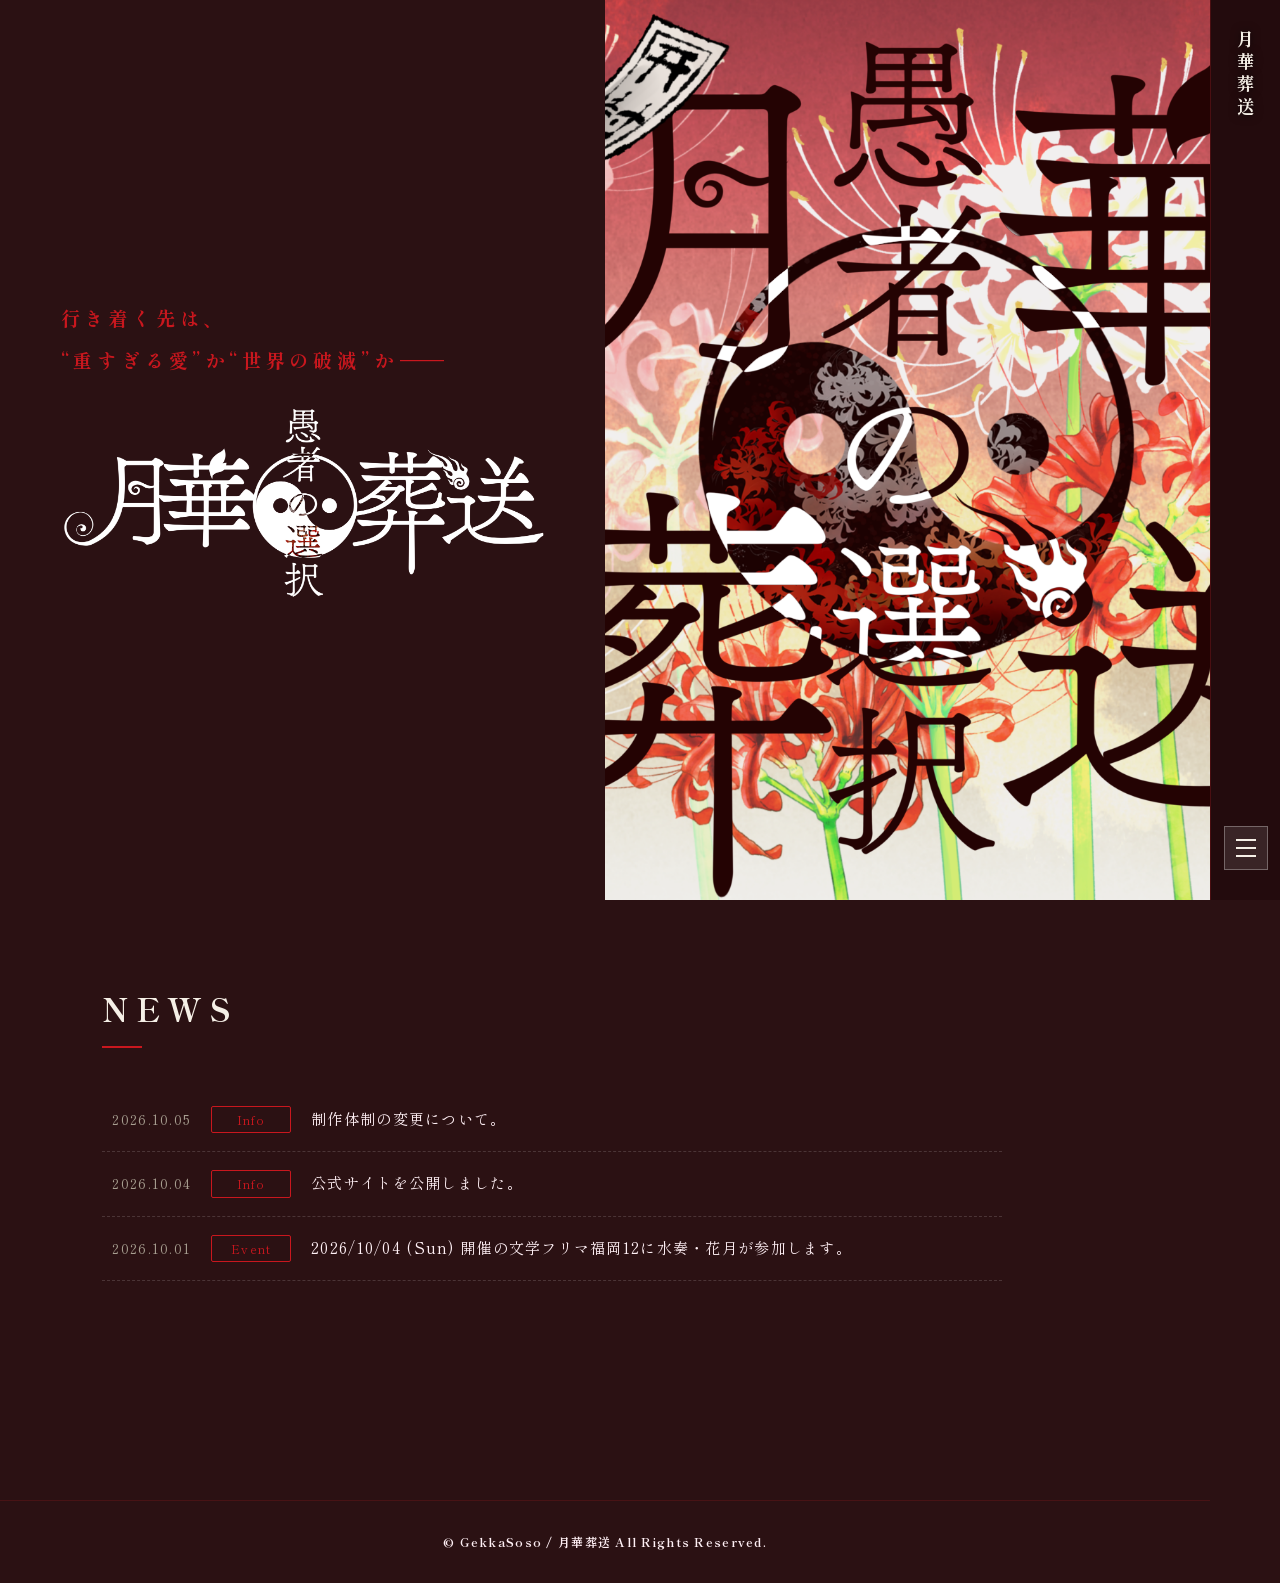
<file: index.html>
<!DOCTYPE html>
<html lang="ja">
<head>
    <meta charset="UTF-8">
    <meta name="viewport" content="width=device-width, initial-scale=1.0">
    <title>月華葬送</title>

    <!-- Google Fonts（和風明朝体） -->
    <link rel="preconnect" href="https://fonts.googleapis.com">
    <link rel="preconnect" href="https://fonts.gstatic.com" crossorigin>
    <link href="https://fonts.googleapis.com/css2?family=Shippori+Mincho:wght@400;600;800&display=swap" rel="stylesheet">

    <!-- CSSの読み込み -->
    <link rel="stylesheet" href="style.css">
    
    <!-- JavaScriptの読み込み -->
    <script src="main.js" defer></script>
</head>
<body class="top-page">

    <!-- ヘッダー（ロゴ ＆ 右上の三本線ボタン） -->
    <header class="site-header">
        <div class="header-inner">
            <div class="site-logo">
                <a href="index.html">月華葬送</a>
            </div>

            <!-- 右上の三本線ボタン -->
            <button class="menu-trigger" id="menuTrigger" aria-label="メニューを開く">
                <span></span>
                <span></span>
                <span></span>
            </button>
        </div>
    </header>

<!-- 全画面メインビジュアル -->
<main class="top-main-visual">
    <div class="shooting-stars" aria-hidden="true"></div>

    <!-- 左側半分：キャッチコピー ＆ ロゴ -->
    <div class="mv-catch">
        <p class="catch-lead">行き着く先は、</p>
        <p class="catch-lead">“重すぎる愛”か“世界の破滅”か<span class="dash">—</span></p>
        <h1 class="catch-title">
            <img src="title.png" alt="月華葬送" onerror="this.style.display='none'">
        </h1>
    </div>

    <!-- 右側半分：メインビジュアル画像 -->
    <div class="mv-image">
        <img src="top.png" alt="月華葬送 メインビジュアル">
    </div>
</main>

    <!-- ニュースセクション -->
    <section class="news-section" id="news">
        <h2 class="section-title">NEWS</h2>
        <ul class="news-list">
            <li class="news-item">
                <a href="20261005.html">
                    <span class="news-date">2026.10.05</span>
                    <span class="news-category">Info</span>
                    <span class="news-title-text">制作体制の変更について。</span>
                </a>
            </li>
            <li class="news-item">
                <a href="20261004.html">
                    <span class="news-date">2026.10.04</span>
                    <span class="news-category">Info</span>
                    <span class="news-title-text">公式サイトを公開しました。</span>
                </a>
            </li>
            <li class="news-item">
                <a href="20261001.html">
                    <span class="news-date">2026.10.01</span>
                    <span class="news-category">Event</span>
                    <span class="news-title-text">2026/10/04 (Sun) 開催の文学フリマ福岡12に水奏・花月が参加します。</span>
                </a>
            </li>
        </ul>
    </section>

    <!-- メニュー・オーバーレイ -->
    <div class="menu-overlay" id="menuOverlay">
        <!-- 右上の閉じる(✕)ボタン -->
        <button class="menu-close-btn" id="menuCloseBtn" aria-label="閉じる"></button>

        <div class="menu-container">
            <div class="menu-columns">
                
                <!-- 左カラム -->
                <div class="menu-col">
                    <ul class="nav-list">
                        <li>
                            <a href="index.html" class="nav-main-title">Top</a>
                        </li>
                        <li>
                            <a href="news.html" class="nav-main-title">News</a>
                        </li>
                        <li>
                            <a href="story.html" class="nav-main-title">Story</a>
                        </li>
                        <li>
                            <a href="character.html" class="nav-main-title">Character</a>
                        </li>
                    </ul>
                </div>

                <!-- 右カラム -->
                <div class="menu-col">
                    <ul class="nav-list">
                        <li>
                            <a href="cast-staff.html" class="nav-main-title">Cast & Staff</a>
                        </li>
                        <li>
                            <a href="music-movie.html" class="nav-main-title">Music & Movie</a>
                        </li>
                        <li>
                            <a href="product.html" class="nav-main-title">Product</a>
                        </li>
                    </ul>

                    <!-- 公式SNS / リンクエリア -->
                    <div class="official-links">
                        <p class="links-title">Official Account</p>
                        <div class="sns-icons">
                            <a href="https://x.com/Gekka_info" target="_blank" rel="noopener">X (Twitter)</a>
                            <a href="https://www.youtube.com/@Gekka_info" target="_blank" rel="noopener">YouTube</a>
                        </div>
                    </div>
                </div>

            </div>
        </div>
    </div>

    <!-- フッター -->
    <footer class="site-footer">
        <p class="copyright">&copy; GekkaSoso / 月華葬送 All Rights Reserved.</p>
    </footer>

</body>
</html>
</file>
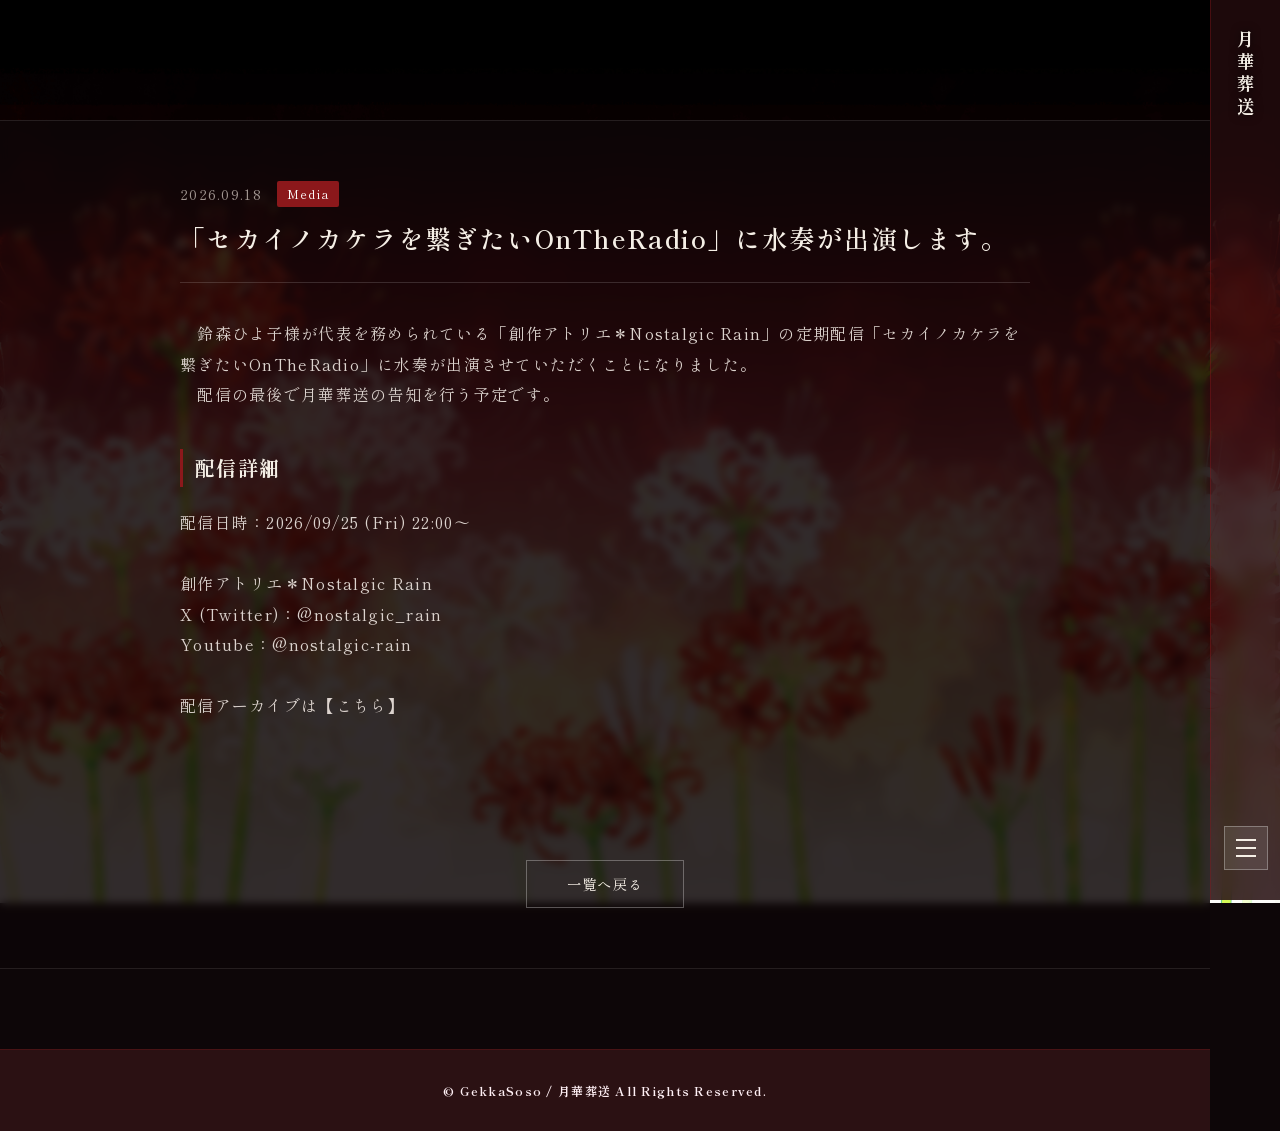
<file: 20260918.html>
<!DOCTYPE html>
<html lang="ja">
<head>
    <meta charset="UTF-8">
    <meta name="viewport" content="width=device-width, initial-scale=1.0">
    <title>「セカイノカケラを繋ぎたいOnTheRadio」に水奏が出演します。｜月華葬送</title>

    <!-- Google Fonts（和風明朝体） -->
    <link rel="preconnect" href="https://fonts.googleapis.com">
    <link rel="preconnect" href="https://fonts.gstatic.com" crossorigin>
    <link href="https://fonts.googleapis.com/css2?family=Shippori+Mincho:wght@400;600;800&display=swap" rel="stylesheet">

    <!-- CSSの読み込み -->
    <link rel="stylesheet" href="style.css">

    <!-- JavaScriptの読み込み -->
    <script src="main.js" defer></script>
</head>
<body class="news-detail-page">

    <!-- ヘッダー（共通） -->
    <header class="site-header">
        <div class="header-inner">
            <div class="site-logo">
                <a href="index.html">月華葬送</a>
            </div>
            <button class="menu-trigger" id="menuTrigger" aria-label="メニューを開く">
                <span></span>
                <span></span>
                <span></span>
            </button>
        </div>
    </header>

    <!-- 下層ページコンテンツ -->
    <main class="sub-container">
        <!-- 花びら舞い落ちエリア -->
        <div class="shooting-stars" aria-hidden="true"></div>

        <h1 class="page-title"></h1>

        <!-- 画面左右いっぱいに広がる黒帯エリア（Story同等） -->
        <div class="article-band">
            <article class="article-container">
                
                <!-- 記事ヘッダー（日付・カテゴリー・タイトル） -->
                <header class="article-header">
                    <div class="article-meta">
                        <time class="article-date">2026.09.18</time>
                        <span class="article-category">Media</span>
                    </div>
                    <h2 class="article-title">「セカイノカケラを繋ぎたいOnTheRadio」に水奏が出演します。</h2>
                </header>

                <!-- 記事本文 -->
                <div class="article-body">
                    <p>
                        　鈴森ひよ子様が代表を務められている「創作アトリエ＊Nostalgic Rain」の定期配信「セカイノカケラを繋ぎたいOnTheRadio」に水奏が出演させていただくことになりました。<br>
                        　配信の最後で月華葬送の告知を行う予定です。
                    </p>
                    
                    <h3>配信詳細</h3>
                    <p>
                        配信日時：2026/09/25 (Fri) 22:00～<br>
                        <br>
                        創作アトリエ＊Nostalgic Rain<br>
                        X (Twitter)：<a href="https://x.com/nostalgic_rain">@nostalgic_rain</a><br>
                        Youtube：<a href="https://www.youtube.com/@nostalgic-rain">@nostalgic-rain</a><br>
<br>
                        配信アーカイブは<a href="https://www.youtube.com/live/OgNZ9fws6SU?si=cx_tuN-FFZExf7b_">【こちら】</a>
                    </p>
                <br>
                <br>
                </div>

                <!-- 記事フッター（一覧へ戻るボタン） -->
                <footer class="article-footer">
                    <a href="news.html" class="back-btn">一覧へ戻る</a>
                </footer>

            </article>
        </div>
    </main>

    <!-- メニュー・オーバーレイ -->
    <div class="menu-overlay" id="menuOverlay">
        <button class="menu-close-btn" id="menuCloseBtn" aria-label="閉じる"></button>

        <div class="menu-container">
            <div class="menu-columns">
                
                <!-- 左カラム -->
                <div class="menu-col">
                    <ul class="nav-list">
                        <li>
                            <a href="index.html" class="nav-main-title">Top</a>
                        </li>
                        <li>
                            <a href="news.html" class="nav-main-title">News</a>
                        </li>
                        <li>
                            <a href="story.html" class="nav-main-title">Story</a>
                        </li>
                        <li>
                            <a href="character.html" class="nav-main-title">Character</a>
                        </li>
                    </ul>
                </div>

                <!-- 右カラム -->
                <div class="menu-col">
                    <ul class="nav-list">
                        <li>
                            <a href="cast-staff.html" class="nav-main-title">Cast & Staff</a>
                        </li>
                        <li>
                            <a href="music-movie.html" class="nav-main-title">Music & Movie</a>
                        </li>
                        <li>
                            <a href="product.html" class="nav-main-title">Product</a>
                        </li>
                    </ul>

                    <!-- 公式SNS / リンクエリア -->
                    <div class="official-links">
                        <p class="links-title">Official Account</p>
                        <div class="sns-icons">
                            <a href="https://x.com/Gekka_info" target="_blank" rel="noopener">X (Twitter)</a>
                            <a href="https://www.youtube.com/@Gekka_info" target="_blank" rel="noopener">YouTube</a>
                        </div>
                    </div>
                </div>

            </div>
        </div>
    </div>

    <!-- フッター -->
    <footer class="site-footer">
        <p class="copyright">&copy; GekkaSoso / 月華葬送 All Rights Reserved.</p>
    </footer>

</body>
</html>
</file>
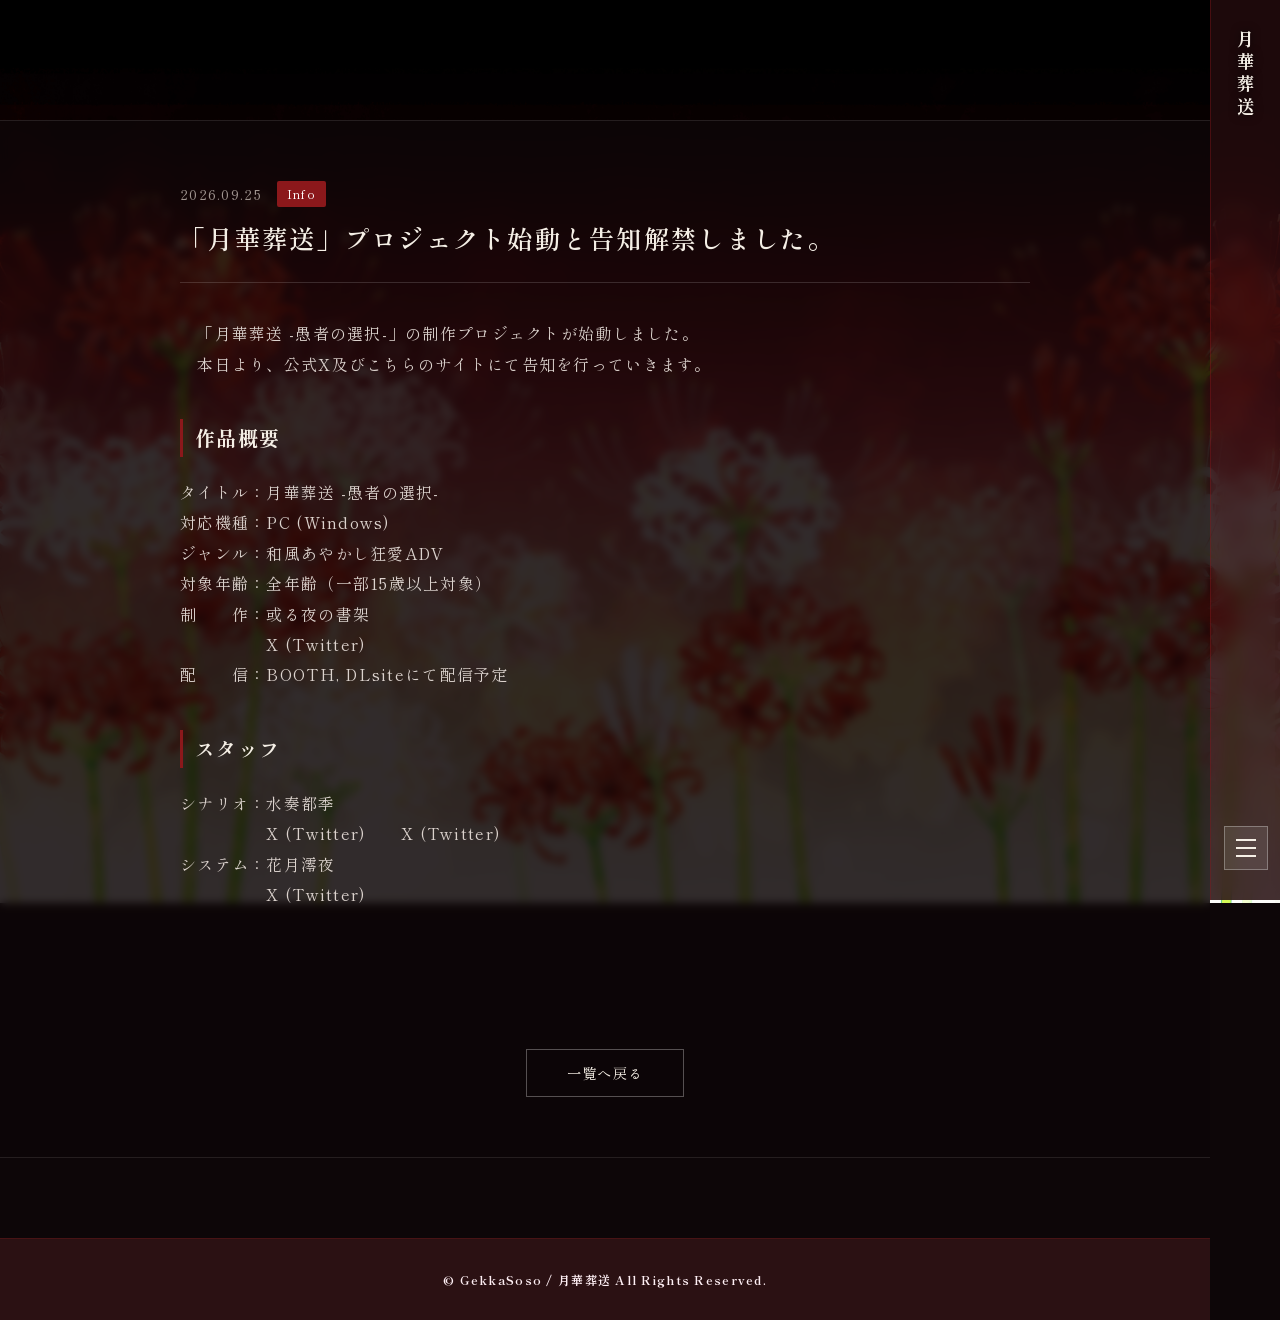
<file: 20260925.html>
<!DOCTYPE html>
<html lang="ja">
<head>
    <meta charset="UTF-8">
    <meta name="viewport" content="width=device-width, initial-scale=1.0">
    <title>「月華葬送」プロジェクト始動と告知解禁しました。｜月華葬送</title>

    <!-- Google Fonts（和風明朝体） -->
    <link rel="preconnect" href="https://fonts.googleapis.com">
    <link rel="preconnect" href="https://fonts.gstatic.com" crossorigin>
    <link href="https://fonts.googleapis.com/css2?family=Shippori+Mincho:wght@400;600;800&display=swap" rel="stylesheet">

    <!-- CSSの読み込み -->
    <link rel="stylesheet" href="style.css">

    <!-- JavaScriptの読み込み -->
    <script src="main.js" defer></script>
</head>
<body class="news-detail-page">

    <!-- ヘッダー（共通） -->
    <header class="site-header">
        <div class="header-inner">
            <div class="site-logo">
                <a href="index.html">月華葬送</a>
            </div>
            <button class="menu-trigger" id="menuTrigger" aria-label="メニューを開く">
                <span></span>
                <span></span>
                <span></span>
            </button>
        </div>
    </header>

    <!-- 下層ページコンテンツ -->
    <main class="sub-container">
        <!-- 花びら舞い落ちエリア -->
        <div class="shooting-stars" aria-hidden="true"></div>

        <h1 class="page-title"></h1>

        <!-- 画面左右いっぱいに広がる黒帯エリア（Story同等） -->
        <div class="article-band">
            <article class="article-container">
                
                <!-- 記事ヘッダー（日付・カテゴリー・タイトル） -->
                <header class="article-header">
                    <div class="article-meta">
                        <time class="article-date">2026.09.25</time>
                        <span class="article-category">Info</span>
                    </div>
                    <h2 class="article-title">「月華葬送」プロジェクト始動と告知解禁しました。</h2>
                </header>

                <!-- 記事本文 -->
                <div class="article-body">
                    <p>
                        　「月華葬送 -愚者の選択-」の制作プロジェクトが始動しました。<br>
                        　本日より、公式X及びこちらのサイトにて告知を行っていきます。
                    </p>
                    
                    <h3>作品概要</h3>
                    <p>
                        タイトル：月華葬送 -愚者の選択-<br>
                        対応機種：PC (Windows)<br>
                        ジャンル：和風あやかし狂愛ADV<br>
                        対象年齢：全年齢（一部15歳以上対象）<br>
                        制　　作：或る夜の書架<br>
                        　　　　　<a href="https://x.com/Gekka_info">X (Twitter)</a><br>
                        配　　信：BOOTH, DLsiteにて配信予定<br>
                    </p>

                    <h3>スタッフ</h3>
                    <p>
                        シナリオ：水奏都季<br>
                        　　　　　<a href="https://x.com/tsuki0605_game">X (Twitter)</a>　　<a href="https://www.youtube.com/tsuki0605_h2moon">X (Twitter)</a><br>

                        システム：花月澪夜<br>
                        　　　　　<a href="https://x.com/hanatsuki_miyo">X (Twitter)</a><br>
                    </p>

                <br>
                <br>
                </div>

                <!-- 記事フッター（一覧へ戻るボタン） -->
                <footer class="article-footer">
                    <a href="news.html" class="back-btn">一覧へ戻る</a>
                </footer>

            </article>
        </div>
    </main>

    <!-- メニュー・オーバーレイ -->
    <div class="menu-overlay" id="menuOverlay">
        <button class="menu-close-btn" id="menuCloseBtn" aria-label="閉じる"></button>

        <div class="menu-container">
            <div class="menu-columns">
                
                <!-- 左カラム -->
                <div class="menu-col">
                    <ul class="nav-list">
                        <li>
                            <a href="index.html" class="nav-main-title">Top</a>
                        </li>
                        <li>
                            <a href="news.html" class="nav-main-title">News</a>
                        </li>
                        <li>
                            <a href="story.html" class="nav-main-title">Story</a>
                        </li>
                        <li>
                            <a href="character.html" class="nav-main-title">Character</a>
                        </li>
                    </ul>
                </div>

                <!-- 右カラム -->
                <div class="menu-col">
                    <ul class="nav-list">
                        <li>
                            <a href="cast-staff.html" class="nav-main-title">Cast & Staff</a>
                        </li>
                        <li>
                            <a href="music-movie.html" class="nav-main-title">Music & Movie</a>
                        </li>
                        <li>
                            <a href="product.html" class="nav-main-title">Product</a>
                        </li>
                    </ul>

                    <!-- 公式SNS / リンクエリア -->
                    <div class="official-links">
                        <p class="links-title">Official Account</p>
                        <div class="sns-icons">
                            <a href="https://x.com/Gekka_info" target="_blank" rel="noopener">X (Twitter)</a>
                            <a href="https://www.youtube.com/@Gekka_info" target="_blank" rel="noopener">YouTube</a>
                        </div>
                    </div>
                </div>

            </div>
        </div>
    </div>

    <!-- フッター -->
    <footer class="site-footer">
        <p class="copyright">&copy; GekkaSoso / 月華葬送 All Rights Reserved.</p>
    </footer>

</body>
</html>
</file>
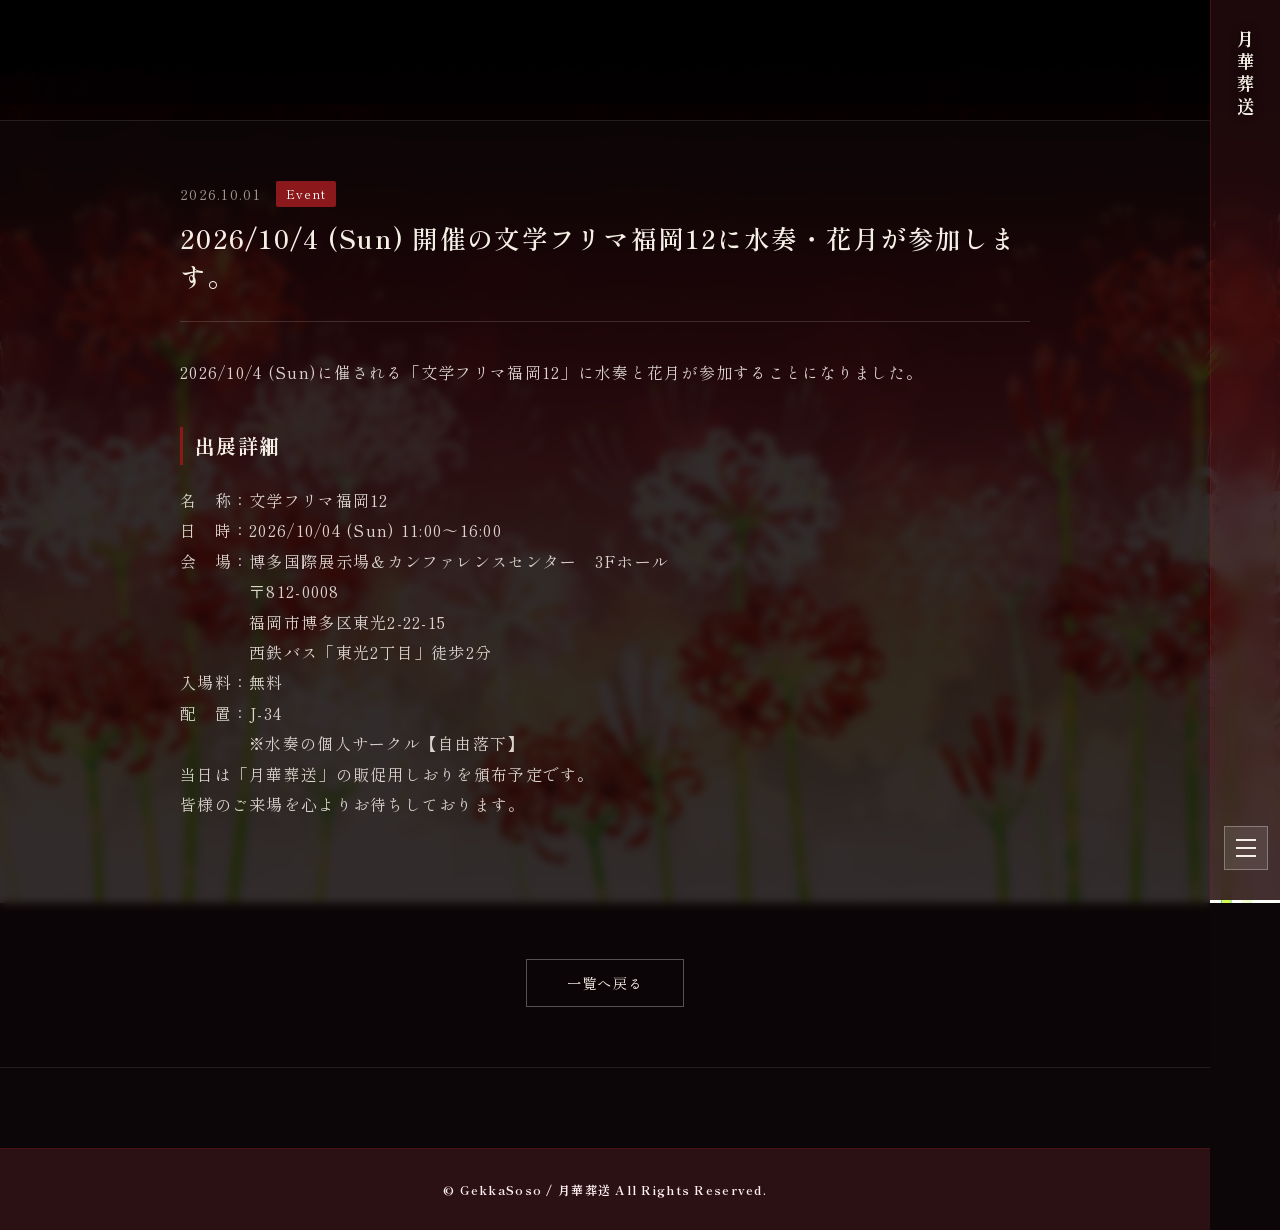
<file: 20261001.html>
<!DOCTYPE html>
<html lang="ja">
<head>
    <meta charset="UTF-8">
    <meta name="viewport" content="width=device-width, initial-scale=1.0">
    <title>2026/10/4 (Sun) 開催の文学フリマ福岡12に水奏・花月が参加します。｜月華葬送</title>

    <!-- Google Fonts（和風明朝体） -->
    <link rel="preconnect" href="https://fonts.googleapis.com">
    <link rel="preconnect" href="https://fonts.gstatic.com" crossorigin>
    <link href="https://fonts.googleapis.com/css2?family=Shippori+Mincho:wght@400;600;800&display=swap" rel="stylesheet">

    <!-- CSSの読み込み -->
    <link rel="stylesheet" href="style.css">

    <!-- JavaScriptの読み込み -->
    <script src="main.js" defer></script>
</head>
<body class="news-detail-page">

    <!-- ヘッダー（共通） -->
    <header class="site-header">
        <div class="header-inner">
            <div class="site-logo">
                <a href="index.html">月華葬送</a>
            </div>
            <button class="menu-trigger" id="menuTrigger" aria-label="メニューを開く">
                <span></span>
                <span></span>
                <span></span>
            </button>
        </div>
    </header>

    <!-- 下層ページコンテンツ -->
    <main class="sub-container">
        <!-- 花びら舞い落ちエリア -->
        <div class="shooting-stars" aria-hidden="true"></div>

        <h1 class="page-title"></h1>

        <!-- 画面左右いっぱいに広がる黒帯エリア（Story同等） -->
        <div class="article-band">
            <article class="article-container">
                
                <!-- 記事ヘッダー（日付・カテゴリー・タイトル） -->
                <header class="article-header">
                    <div class="article-meta">
                        <time class="article-date">2026.10.01</time>
                        <span class="article-category">Event</span>
                    </div>
                    <h2 class="article-title">2026/10/4 (Sun) 開催の文学フリマ福岡12に水奏・花月が参加します。</h2>
                </header>

                <!-- 記事本文 -->
                <div class="article-body">
                    <p>
                        2026/10/4 (Sun)に催される「文学フリマ福岡12」に水奏と花月が参加することになりました。
                    </p>
                    
                    <h3>出展詳細</h3>
                    <blockquote class="article-quote">
                        名　称：文学フリマ福岡12<br>
                        日　時：2026/10/04 (Sun) 11:00～16:00<br>
                        会　場：博多国際展示場＆カンファレンスセンター　3Fホール<br>
                        　　　　〒812-0008<br>
                        　　　　福岡市博多区東光2-22-15<br>
                        　　　　西鉄バス「東光2丁目」徒歩2分<br>
                        入場料：無料<br>
                        配　置：J-34<br>
                        　　　　※水奏の個人サークル【自由落下】<br>
                    </blockquote>

                    <p>
                        当日は「月華葬送」の販促用しおりを頒布予定です。<br>
                        皆様のご来場を心よりお待ちしております。
                    </p>

                <br>
                <br>
                </div>

                <!-- 記事フッター（一覧へ戻るボタン） -->
                <footer class="article-footer">
                    <a href="news.html" class="back-btn">一覧へ戻る</a>
                </footer>

            </article>
        </div>
    </main>

    <!-- メニュー・オーバーレイ -->
    <div class="menu-overlay" id="menuOverlay">
        <button class="menu-close-btn" id="menuCloseBtn" aria-label="閉じる"></button>

        <div class="menu-container">
            <div class="menu-columns">
                
                <!-- 左カラム -->
                <div class="menu-col">
                    <ul class="nav-list">
                        <li>
                            <a href="index.html" class="nav-main-title">Top</a>
                        </li>
                        <li>
                            <a href="news.html" class="nav-main-title">News</a>
                        </li>
                        <li>
                            <a href="story.html" class="nav-main-title">Story</a>
                        </li>
                        <li>
                            <a href="character.html" class="nav-main-title">Character</a>
                        </li>
                    </ul>
                </div>

                <!-- 右カラム -->
                <div class="menu-col">
                    <ul class="nav-list">
                        <li>
                            <a href="cast-staff.html" class="nav-main-title">Cast & Staff</a>
                        </li>
                        <li>
                            <a href="music-movie.html" class="nav-main-title">Music & Movie</a>
                        </li
>
                        <li>
                            <a href="product.html" class="nav-main-title">Product</a>
                        </li>
                    </ul>

                    <!-- 公式SNS / リンクエリア -->
                    <div class="official-links">
                        <p class="links-title">Official Account</p>
                        <div class="sns-icons">
                            <a href="https://x.com/Gekka_info" target="_blank" rel="noopener">X (Twitter)</a>
                            <a href="https://www.youtube.com/@Gekka_info" target="_blank" rel="noopener">YouTube</a>
                        </div>
                    </div>
                </div>

            </div>
        </div>
    </div>

    <!-- フッター -->
    <footer class="site-footer">
        <p class="copyright">&copy; GekkaSoso / 月華葬送 All Rights Reserved.</p>
    </footer>

</body>
</html>
</file>
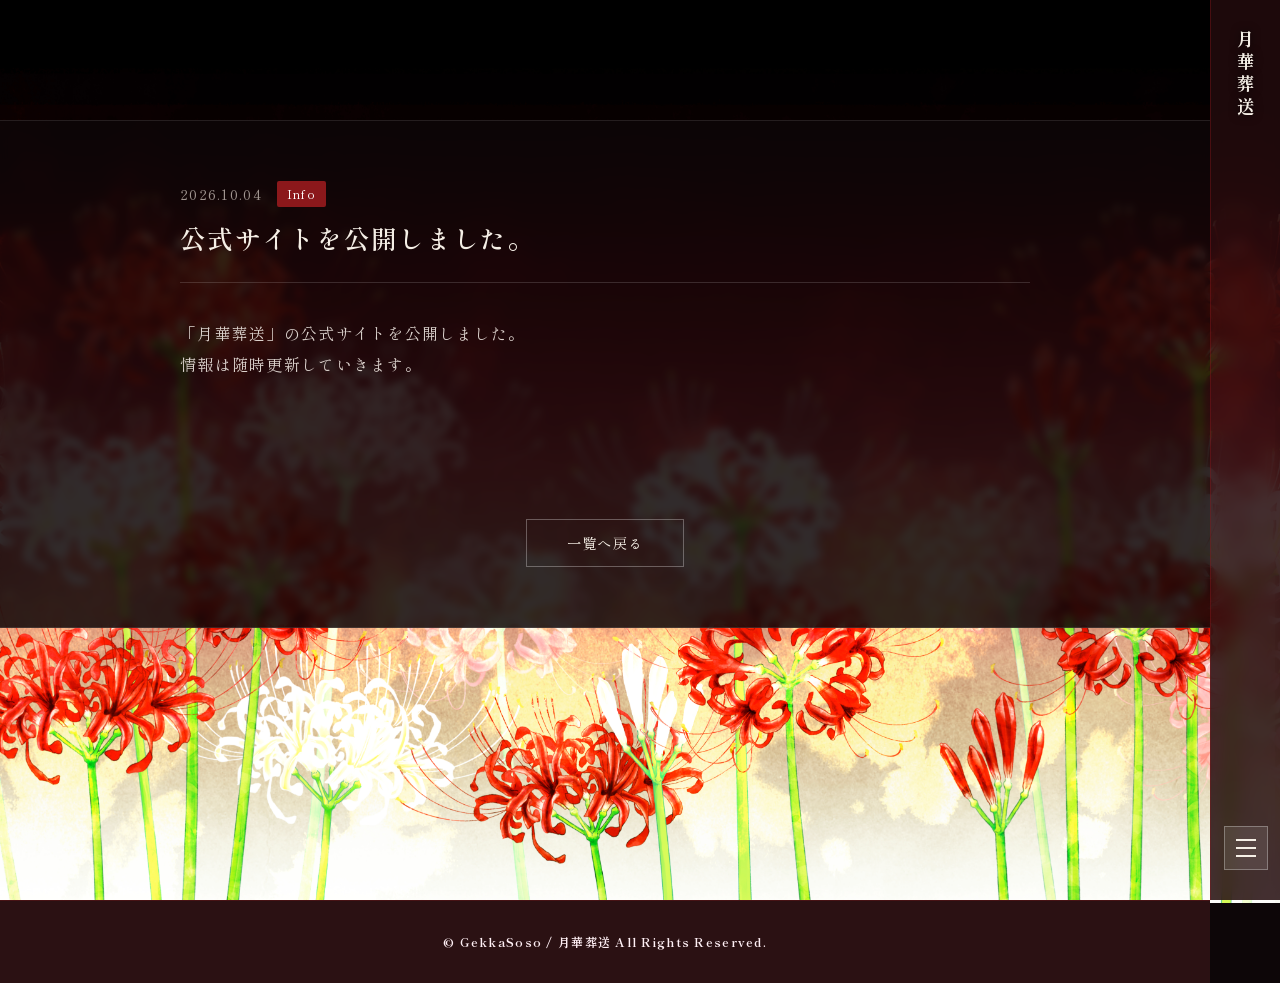
<file: 20261004.html>
<!DOCTYPE html>
<html lang="ja">
<head>
    <meta charset="UTF-8">
    <meta name="viewport" content="width=device-width, initial-scale=1.0">
    <title>公式サイトを公開しました。｜月華葬送</title>

    <!-- Google Fonts（和風明朝体） -->
    <link rel="preconnect" href="https://fonts.googleapis.com">
    <link rel="preconnect" href="https://fonts.gstatic.com" crossorigin>
    <link href="https://fonts.googleapis.com/css2?family=Shippori+Mincho:wght@400;600;800&display=swap" rel="stylesheet">

    <!-- CSSの読み込み -->
    <link rel="stylesheet" href="style.css">

    <!-- JavaScriptの読み込み -->
    <script src="main.js" defer></script>
</head>
<body class="news-detail-page">

    <!-- ヘッダー（共通） -->
    <header class="site-header">
        <div class="header-inner">
            <div class="site-logo">
                <a href="index.html">月華葬送</a>
            </div>
            <button class="menu-trigger" id="menuTrigger" aria-label="メニューを開く">
                <span></span>
                <span></span>
                <span></span>
            </button>
        </div>
    </header>

    <!-- 下層ページコンテンツ -->
    <main class="sub-container">
        <!-- 花びら舞い落ちエリア -->
        <div class="shooting-stars" aria-hidden="true"></div>

        <h1 class="page-title"></h1>

        <!-- 画面左右いっぱいに広がる黒帯エリア（Story同等） -->
        <div class="article-band">
            <article class="article-container">
                
                <!-- 記事ヘッダー（日付・カテゴリー・タイトル） -->
                <header class="article-header">
                    <div class="article-meta">
                        <time class="article-date">2026.10.04</time>
                        <span class="article-category">Info</span>
                    </div>
                    <h2 class="article-title">公式サイトを公開しました。</h2>
                </header>

                <!-- 記事本文 -->
                <div class="article-body">
                    <p>
                       「月華葬送」の公式サイトを公開しました。<br>
                       情報は随時更新していきます。
                    </p>

                <br>
                <br>
                </div>

                <!-- 記事フッター（一覧へ戻るボタン） -->
                <footer class="article-footer">
                    <a href="news.html" class="back-btn">一覧へ戻る</a>
                </footer>

            </article>
        </div>
    </main>

    <!-- メニュー・オーバーレイ -->
    <div class="menu-overlay" id="menuOverlay">
        <button class="menu-close-btn" id="menuCloseBtn" aria-label="閉じる"></button>

        <div class="menu-container">
            <div class="menu-columns">
                
                <!-- 左カラム -->
                <div class="menu-col">
                    <ul class="nav-list">
                        <li>
                            <a href="index.html" class="nav-main-title">Top</a>
                        </li>
                        <li>
                            <a href="news.html" class="nav-main-title">News</a>
                        </li>
                        <li>
                            <a href="story.html" class="nav-main-title">Story</a>
                        </li>
                        <li>
                            <a href="character.html" class="nav-main-title">Character</a>
                        </li>
                    </ul>
                </div>

                <!-- 右カラム -->
                <div class="menu-col">
                    <ul class="nav-list">
                        <li>
                            <a href="cast-staff.html" class="nav-main-title">Cast & Staff</a>
                        </li>
                        <li>
                            <a href="music-movie.html" class="nav-main-title">Music & Movie</a>
                        </li>
                        <li>
                            <a href="product.html" class="nav-main-title">Product</a>
                        </li>
                    </ul>

                    <!-- 公式SNS / リンクエリア -->
                    <div class="official-links">
                        <p class="links-title">Official Account</p>
                        <div class="sns-icons">
                            <a href="https://x.com/Gekka_info" target="_blank" rel="noopener">X (Twitter)</a>
                            <a href="https://www.youtube.com/@Gekka_info" target="_blank" rel="noopener">YouTube</a>
                        </div>
                    </div>
                </div>

            </div>
        </div>
    </div>

    <!-- フッター -->
    <footer class="site-footer">
        <p class="copyright">&copy; GekkaSoso / 月華葬送 All Rights Reserved.</p>
    </footer>

</body>
</html>
</file>
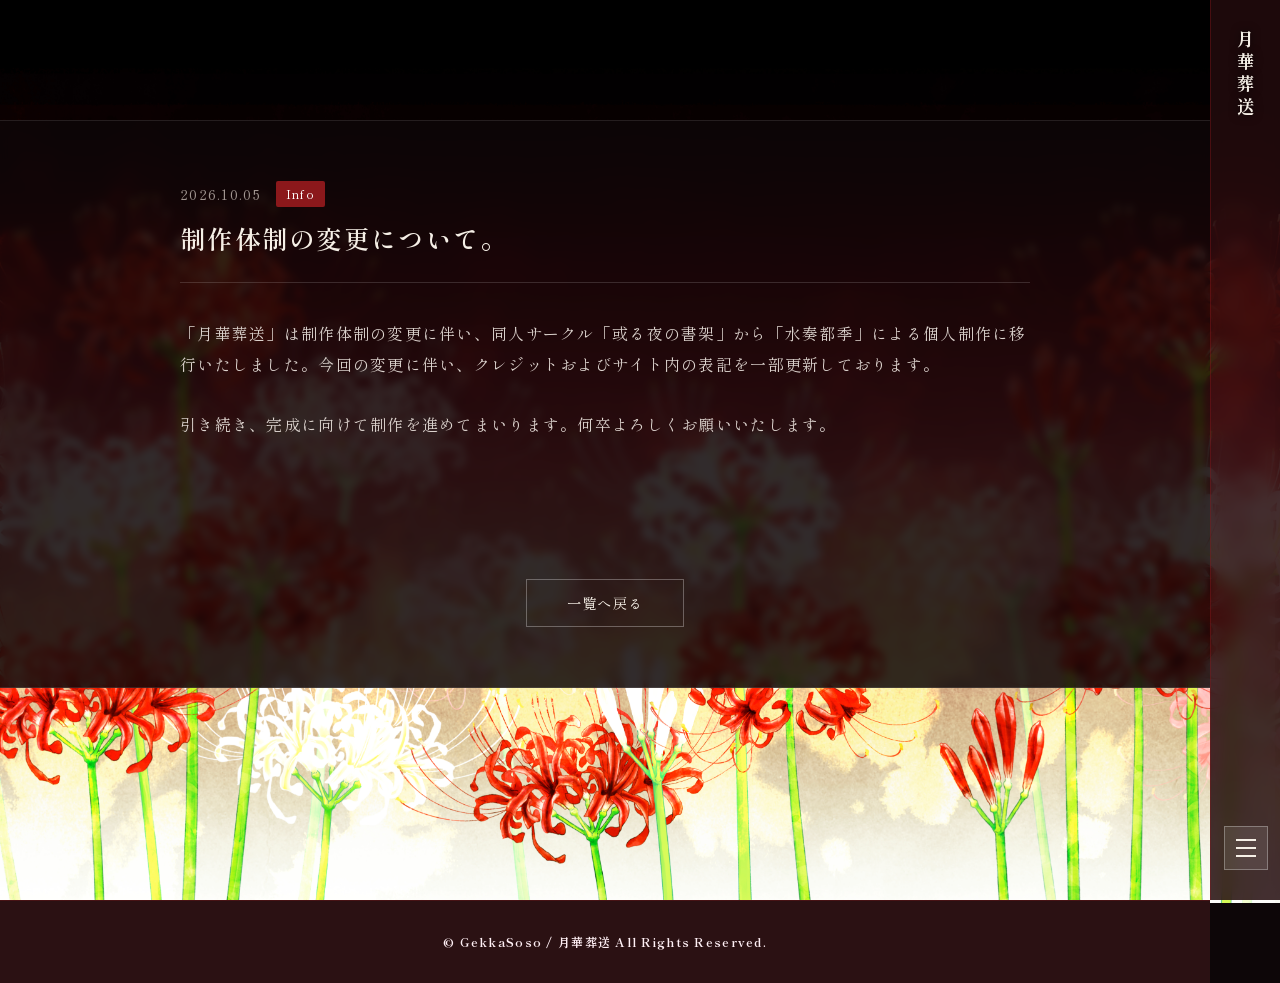
<file: 20261005.html>
<!DOCTYPE html>
<html lang="ja">
<head>
    <meta charset="UTF-8">
    <meta name="viewport" content="width=device-width, initial-scale=1.0">
    <title>制作体制の変更について。｜月華葬送</title>

    <!-- Google Fonts（和風明朝体） -->
    <link rel="preconnect" href="https://fonts.googleapis.com">
    <link rel="preconnect" href="https://fonts.gstatic.com" crossorigin>
    <link href="https://fonts.googleapis.com/css2?family=Shippori+Mincho:wght@400;600;800&display=swap" rel="stylesheet">

    <!-- CSSの読み込み -->
    <link rel="stylesheet" href="style.css">

    <!-- JavaScriptの読み込み -->
    <script src="main.js" defer></script>
</head>
<body class="news-detail-page">

    <!-- ヘッダー（共通） -->
    <header class="site-header">
        <div class="header-inner">
            <div class="site-logo">
                <a href="index.html">月華葬送</a>
            </div>
            <button class="menu-trigger" id="menuTrigger" aria-label="メニューを開く">
                <span></span>
                <span></span>
                <span></span>
            </button>
        </div>
    </header>

    <!-- 下層ページコンテンツ -->
    <main class="sub-container">
        <!-- 花びら舞い落ちエリア -->
        <div class="shooting-stars" aria-hidden="true"></div>

        <h1 class="page-title"></h1>

        <!-- 画面左右いっぱいに広がる黒帯エリア（Story同等） -->
        <div class="article-band">
            <article class="article-container">
                
                <!-- 記事ヘッダー（日付・カテゴリー・タイトル） -->
                <header class="article-header">
                    <div class="article-meta">
                        <time class="article-date">2026.10.05</time>
                        <span class="article-category">Info</span>
                    </div>
                    <h2 class="article-title">制作体制の変更について。</h2>
                </header>

                <!-- 記事本文 -->
                <div class="article-body">
                    <p>
                       「月華葬送」は制作体制の変更に伴い、同人サークル「或る夜の書架」から「水奏都季」による個人制作に移行いたしました。今回の変更に伴い、クレジットおよびサイト内の表記を一部更新しております。<br>
                        <br>
                       引き続き、完成に向けて制作を進めてまいります。何卒よろしくお願いいたします。
                    </p>

                <br>
                <br>
                </div>

                <!-- 記事フッター（一覧へ戻るボタン） -->
                <footer class="article-footer">
                    <a href="news.html" class="back-btn">一覧へ戻る</a>
                </footer>

            </article>
        </div>
    </main>

    <!-- メニュー・オーバーレイ -->
    <div class="menu-overlay" id="menuOverlay">
        <button class="menu-close-btn" id="menuCloseBtn" aria-label="閉じる"></button>

        <div class="menu-container">
            <div class="menu-columns">
                
                <!-- 左カラム -->
                <div class="menu-col">
                    <ul class="nav-list">
                        <li>
                            <a href="index.html" class="nav-main-title">Top</a>
                        </li>
                        <li>
                            <a href="news.html" class="nav-main-title">News</a>
                        </li>
                        <li>
                            <a href="story.html" class="nav-main-title">Story</a>
                        </li>
                        <li>
                            <a href="character.html" class="nav-main-title">Character</a>
                        </li>
                    </ul>
                </div>

                <!-- 右カラム -->
                <div class="menu-col">
                    <ul class="nav-list">
                        <li>
                            <a href="cast-staff.html" class="nav-main-title">Cast & Staff</a>
                        </li>
                        <li>
                            <a href="music-movie.html" class="nav-main-title">Music & Movie</a>
                        </li>
                        <li>
                            <a href="product.html" class="nav-main-title">Product</a>
                        </li>
                    </ul>

                    <!-- 公式SNS / リンクエリア -->
                    <div class="official-links">
                        <p class="links-title">Official Account</p>
                        <div class="sns-icons">
                            <a href="https://x.com/Gekka_info" target="_blank" rel="noopener">X (Twitter)</a>
                            <a href="https://www.youtube.com/@Gekka_info" target="_blank" rel="noopener">YouTube</a>
                        </div>
                    </div>
                </div>

            </div>
        </div>
    </div>

    <!-- フッター -->
    <footer class="site-footer">
        <p class="copyright">&copy; GekkaSoso / 月華葬送 All Rights Reserved.</p>
    </footer>

</body>
</html>
</file>
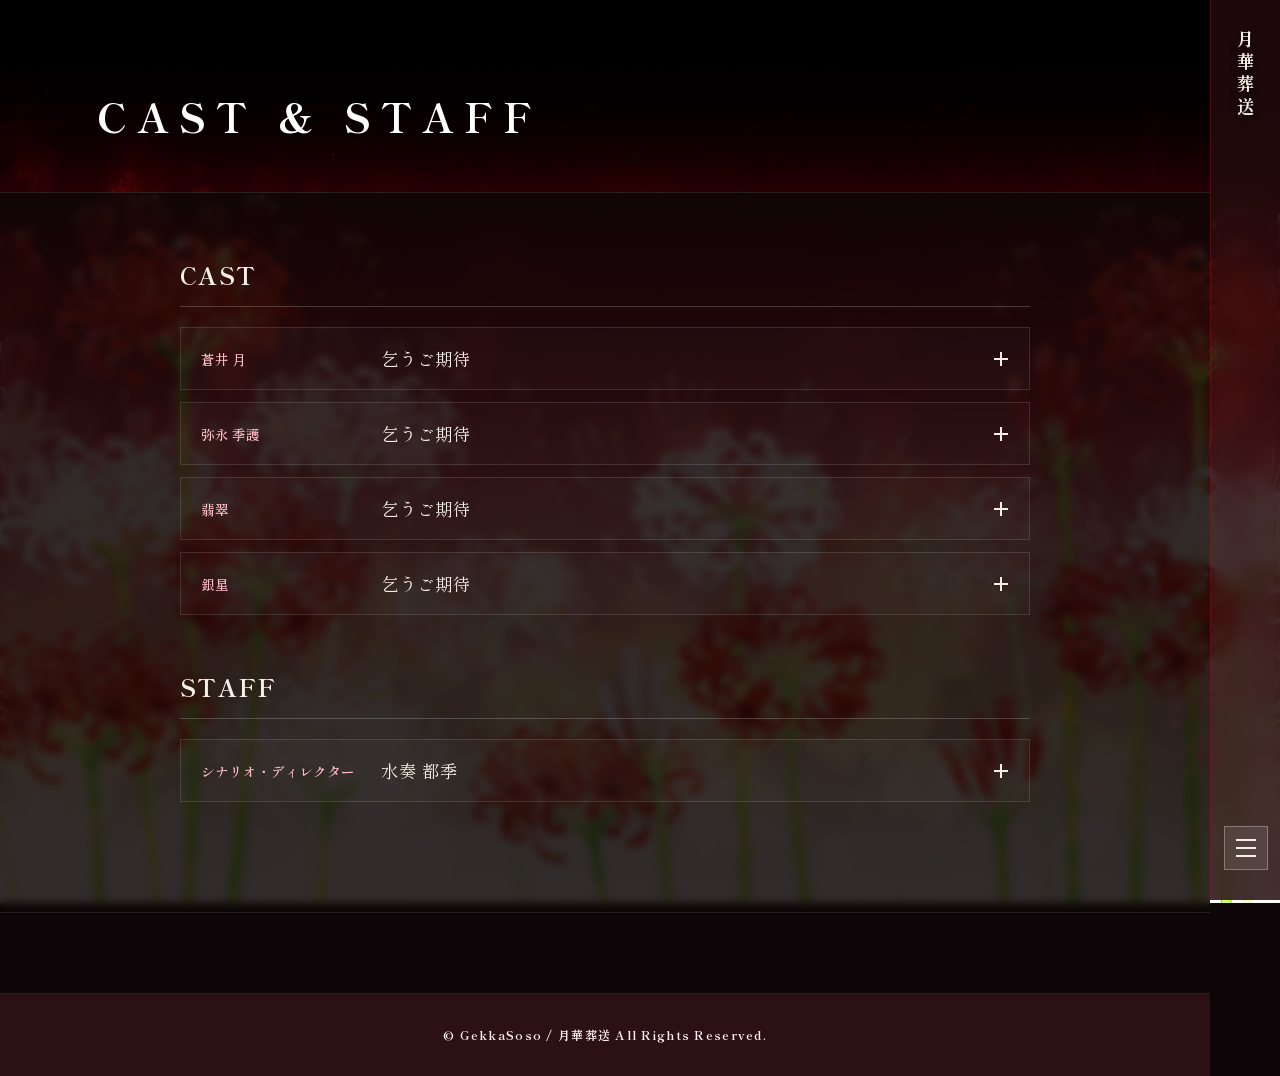
<file: cast-staff.html>
<!DOCTYPE html>
<html lang="ja">
<head>
    <meta charset="UTF-8">
    <meta name="viewport" content="width=device-width, initial-scale=1.0">
    <title>Cast & Staff｜月華葬送</title>

    <!-- Google Fonts（和風明朝体） -->
    <link rel="preconnect" href="https://fonts.googleapis.com">
    <link rel="preconnect" href="https://fonts.gstatic.com" crossorigin>
    <link href="https://fonts.googleapis.com/css2?family=Shippori+Mincho:wght@400;600;800&display=swap" rel="stylesheet">

    <!-- CSSの読み込み -->
    <link rel="stylesheet" href="style.css">

    <!-- JavaScriptの読み込み -->
    <script src="main.js" defer></script>
</head>
<body class="cast-staff-page">

    <!-- ヘッダー（共通） -->
    <header class="site-header">
        <div class="header-inner">
            <div class="site-logo">
                <a href="index.html">月華葬送</a>
            </div>
            <button class="menu-trigger" id="menuTrigger" aria-label="メニューを開く">
                <span></span>
                <span></span>
                <span></span>
            </button>
        </div>
    </header>

    <!-- 下層ページコンテンツ -->
    <main class="sub-container">
        <!-- 花びら舞い落ちエリア -->
        <div class="shooting-stars" aria-hidden="true"></div>

        <h1 class="page-title">CAST & STAFF</h1>

        <!-- 画面左右いっぱいに広がる黒帯エリア（帯デザイン） -->
        <div class="cs-band">
            <div class="cs-container">

                <!-- ===== CAST セクション ===== -->
                <section class="cs-section">
                    <h2 class="cs-section-title">CAST</h2>
                    <div class="accordion-group">

                        <!-- キャスト 1 -->
                        <div class="accordion-item">
                            <button class="accordion-header">
                                <span class="cs-role">蒼井 月</span>
                                <span class="cs-name">乞うご期待<small></small></span>
                                <span class="accordion-icon"></span>
                            </button>
                            <div class="accordion-content">
                                <div class="accordion-inner">
                                    <p class="cs-profile">
                                        【プロフィール】<br>
                                        
                                    </p>
                                    <blockquote class="cs-comment">
                                        
                                    </blockquote>
                                </div>
                            </div>
                        </div>

                        <!-- キャスト 2 -->
                        <div class="accordion-item">
                            <button class="accordion-header">
                                <span class="cs-role">弥永 季護</span>
                                <span class="cs-name">乞うご期待<small></small></span>
                                <span class="accordion-icon"></span>
                            </button>
                            <div class="accordion-content">
                                <div class="accordion-inner">
                                    <p class="cs-profile">
                                        【プロフィール】<br>
                                        
                                    </p>
                                    <blockquote class="cs-comment">
                                        
                                    </blockquote>
                                </div>
                            </div>
                        </div>

                        <!-- キャスト 3 -->
                        <div class="accordion-item">
                            <button class="accordion-header">
                                <span class="cs-role">翡翠</span>
                                <span class="cs-name">乞うご期待<small></small></span>
                                <span class="accordion-icon"></span>
                            </button>
                            <div class="accordion-content">
                                <div class="accordion-inner">
                                    <p class="cs-profile">
                                        【プロフィール】<br>
                                        
                                    </p>
                                    <blockquote class="cs-comment">
                                        
                                    </blockquote>
                                </div>
                            </div>
                        </div>

                        <!-- キャスト 4 -->
                        <div class="accordion-item">
                            <button class="accordion-header">
                                <span class="cs-role">銀星</span>
                                <span class="cs-name">乞うご期待<small></small></span>
                                <span class="accordion-icon"></span>
                            </button>
                            <div class="accordion-content">
                                <div class="accordion-inner">
                                    <p class="cs-profile">
                                        【プロフィール】<br>
                                        
                                    </p>
                                    <blockquote class="cs-comment">
                                        
                                    </blockquote>
                                </div>
                            </div>
                        </div>


                    </div>
                </section>

                <!-- ===== STAFF セクション ===== -->
                <section class="cs-section">
                    <h2 class="cs-section-title">STAFF</h2>
                    <div class="accordion-group">

                        <!-- スタッフ 1 -->
                        <div class="accordion-item">
                            <button class="accordion-header">
                                <span class="cs-role">シナリオ・ディレクター</span>
                                <span class="cs-name">水奏 都季</span>
                                <span class="accordion-icon"></span>
                            </button>
                            <div class="accordion-content">
                                <div class="accordion-inner">
                                    <p class="cs-comment">
                                        
                                    </p>
                                </div>
                            </div>
                        </div>


                    </div>
                </section>

            </div>
        </div>
    </main>

    <!-- メニュー・オーバーレイ -->
    <div class="menu-overlay" id="menuOverlay">
        <button class="menu-close-btn" id="menuCloseBtn" aria-label="閉じる"></button>

        <div class="menu-container">
            <div class="menu-columns">
                <div class="menu-col">
                    <ul class="nav-list">
                        <li><a href="index.html" class="nav-main-title">Top</a></li>
                        <li><a href="news.html" class="nav-main-title">News</a></li>
                        <li><a href="story.html" class="nav-main-title">Story</a></li>
                        <li><a href="character.html" class="nav-main-title">Character</a></li>
                    </ul>
                </div>
                <div class="menu-col">
                    <ul class="nav-list">
                        <li><a href="cast-staff.html" class="nav-main-title">Cast & Staff</a></li>
                        <li><a href="music-movie.html" class="nav-main-title">Music & Movie</a></li>
                        <li><a href="product.html" class="nav-main-title">Product</a></li>
                    </ul>
                    <div class="official-links">
                        <p class="links-title">Official Account</p>
                        <div class="sns-icons">
                            <a href="https://x.com/Gekka_info" target="_blank" rel="noopener">X (Twitter)</a>
                            <a href="https://www.youtube.com/@Gekka_info" target="_blank" rel="noopener">YouTube</a>
                        </div>
                    </div>
                </div>
            </div>
        </div>
    </div>

    <!-- フッター -->
    <footer class="site-footer">
        <p class="copyright">&copy; GekkaSoso / 月華葬送 All Rights Reserved.</p>
    </footer>

</body>
</html>
</file>
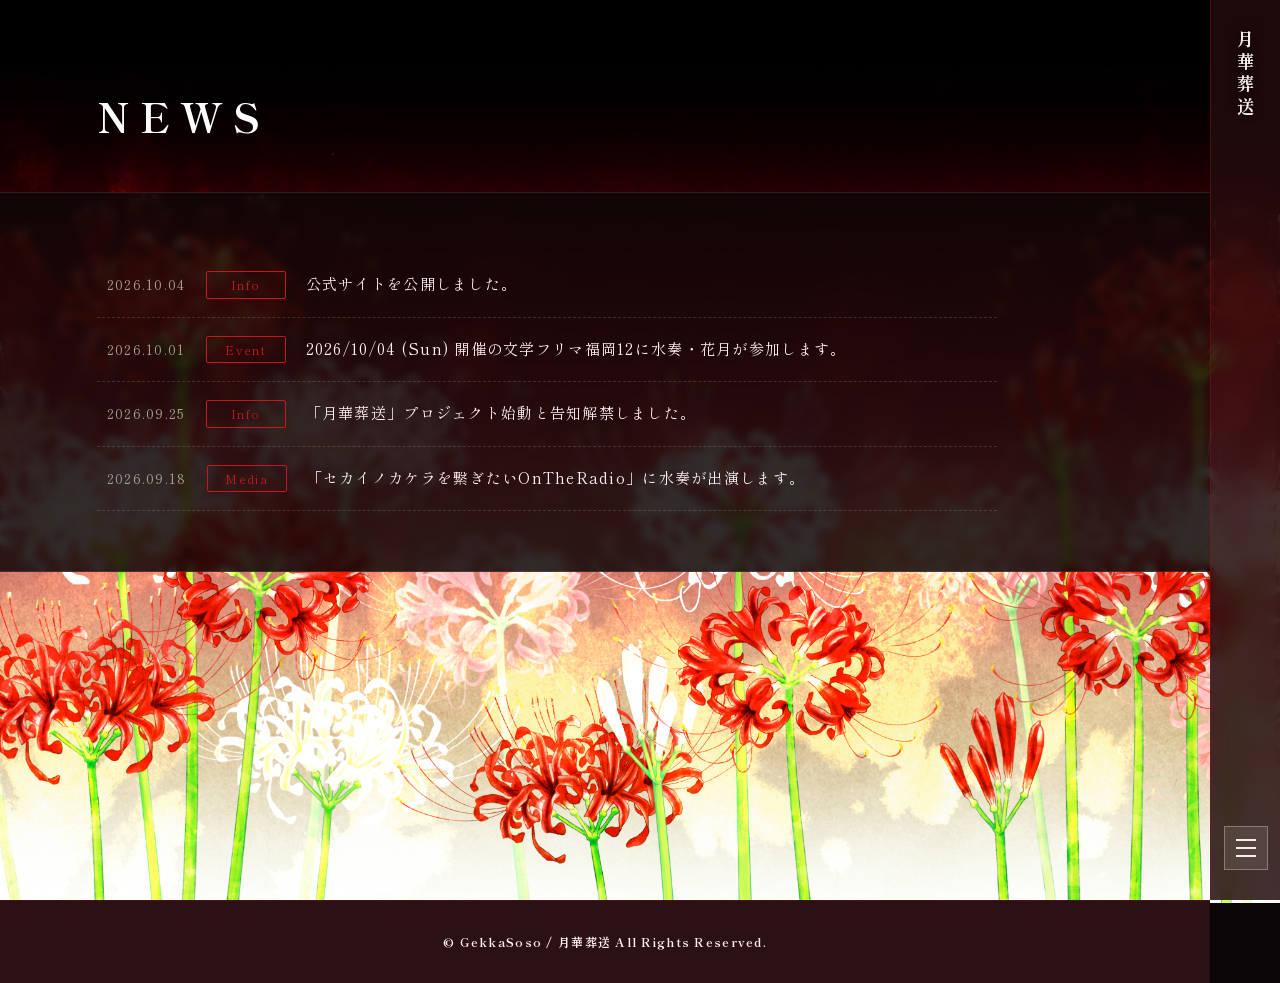
<file: news.html>
<!DOCTYPE html>
<html lang="ja">
<head>
    <meta charset="UTF-8">
    <meta name="viewport" content="width=device-width, initial-scale=1.0">
    <title>News｜月華葬送</title>

    <!-- Google Fonts（和風明朝体） -->
    <link rel="preconnect" href="https://fonts.googleapis.com">
    <link rel="preconnect" href="https://fonts.gstatic.com" crossorigin>
    <link href="https://fonts.googleapis.com/css2?family=Shippori+Mincho:wght@400;600;800&display=swap" rel="stylesheet">

    <!-- CSSの読み込み -->
    <link rel="stylesheet" href="style.css">

    <!-- JavaScriptの読み込み -->
    <script src="main.js" defer></script>
</head>
<body class="news-page">

    <!-- ヘッダー（共通） -->
    <header class="site-header">
        <div class="header-inner">
            <div class="site-logo">
                <a href="index.html">月華葬送</a>
            </div>
            <button class="menu-trigger" id="menuTrigger" aria-label="メニューを開く">
                <span></span>
                <span></span>
                <span></span>
            </button>
        </div>
    </header>

    <!-- 下層ページコンテンツ -->
    <main class="sub-container">
        <!-- 花びら舞い落ちエリア -->
        <div class="shooting-stars" aria-hidden="true"></div>

        <h1 class="page-title">NEWS</h1>

        <!-- 画面左右いっぱいに広がる黒帯エリア -->
        <div class="news-band">
            <ul class="news-list">
                <li class="news-item">
                    <a href="20261004.html">
                        <span class="news-date">2026.10.04</span>
                        <span class="news-category">Info</span>
                        <span class="news-title-text">公式サイトを公開しました。</span>
                    </a>
                </li>
                <li class="news-item">
                    <a href="20261001.html">
                        <span class="news-date">2026.10.01</span>
                        <span class="news-category">Event</span>
                        <span class="news-title-text">2026/10/04 (Sun) 開催の文学フリマ福岡12に水奏・花月が参加します。</span>
                    </a>
                </li>
                <li class="news-item">
                    <a href="20260925.html">
                        <span class="news-date">2026.09.25</span>
                        <span class="news-category">Info</span>
                        <span class="news-title-text">「月華葬送」プロジェクト始動と告知解禁しました。</span>
                    </a>
                </li>
                <li class="news-item">
                    <a href="20260918.html">
                        <span class="news-date">2026.09.18</span>
                        <span class="news-category">Media</span>
                        <span class="news-title-text">「セカイノカケラを繋ぎたいOnTheRadio」に水奏が出演します。</span>
                    </a>
                </li>
                <!-- 過去のお知らせを追加する場合も同じ記述で増やせます -->
            </ul>
        </div>
    </main>

    <!-- メニュー・オーバーレイ -->
    <div class="menu-overlay" id="menuOverlay">
        <button class="menu-close-btn" id="menuCloseBtn" aria-label="閉じる"></button>

        <div class="menu-container">
            <div class="menu-columns">
                
                <!-- 左カラム -->
                <div class="menu-col">
                    <ul class="nav-list">
                        <li>
                            <a href="index.html" class="nav-main-title">Top</a>
                        </li>
                        <li>
                            <a href="news.html" class="nav-main-title">News</a>
                        </li>
                        <li>
                            <a href="story.html" class="nav-main-title">Story</a>
                        </li>
                        <li>
                            <a href="character.html" class="nav-main-title">Character</a>
                        </li>
                    </ul>
                </div>

                <!-- 右カラム -->
                <div class="menu-col">
                    <ul class="nav-list">
                        <li>
                            <a href="cast-staff.html" class="nav-main-title">Cast & Staff</a>
                        </li>
                        <li>
                            <a href="music-movie.html" class="nav-main-title">Music & Movie</a>
                        </li>
                        <li>
                            <a href="product.html" class="nav-main-title">Product</a>
                        </li>
                    </ul>

                    <!-- 公式SNS / リンクエリア -->
                    <div class="official-links">
                        <p class="links-title">Official Account</p>
                        <div class="sns-icons">
                            <a href="https://x.com/Gekka_info" target="_blank" rel="noopener">X (Twitter)</a>
                            <a href="https://www.youtube.com/@Gekka_info" target="_blank" rel="noopener">YouTube</a>
                        </div>
                    </div>
                </div>

            </div>
        </div>
    </div>

    <!-- フッター -->
    <footer class="site-footer">
        <p class="copyright">&copy; GekkaSoso / 月華葬送 All Rights Reserved.</p>
    </footer>

</body>
</html>
</file>
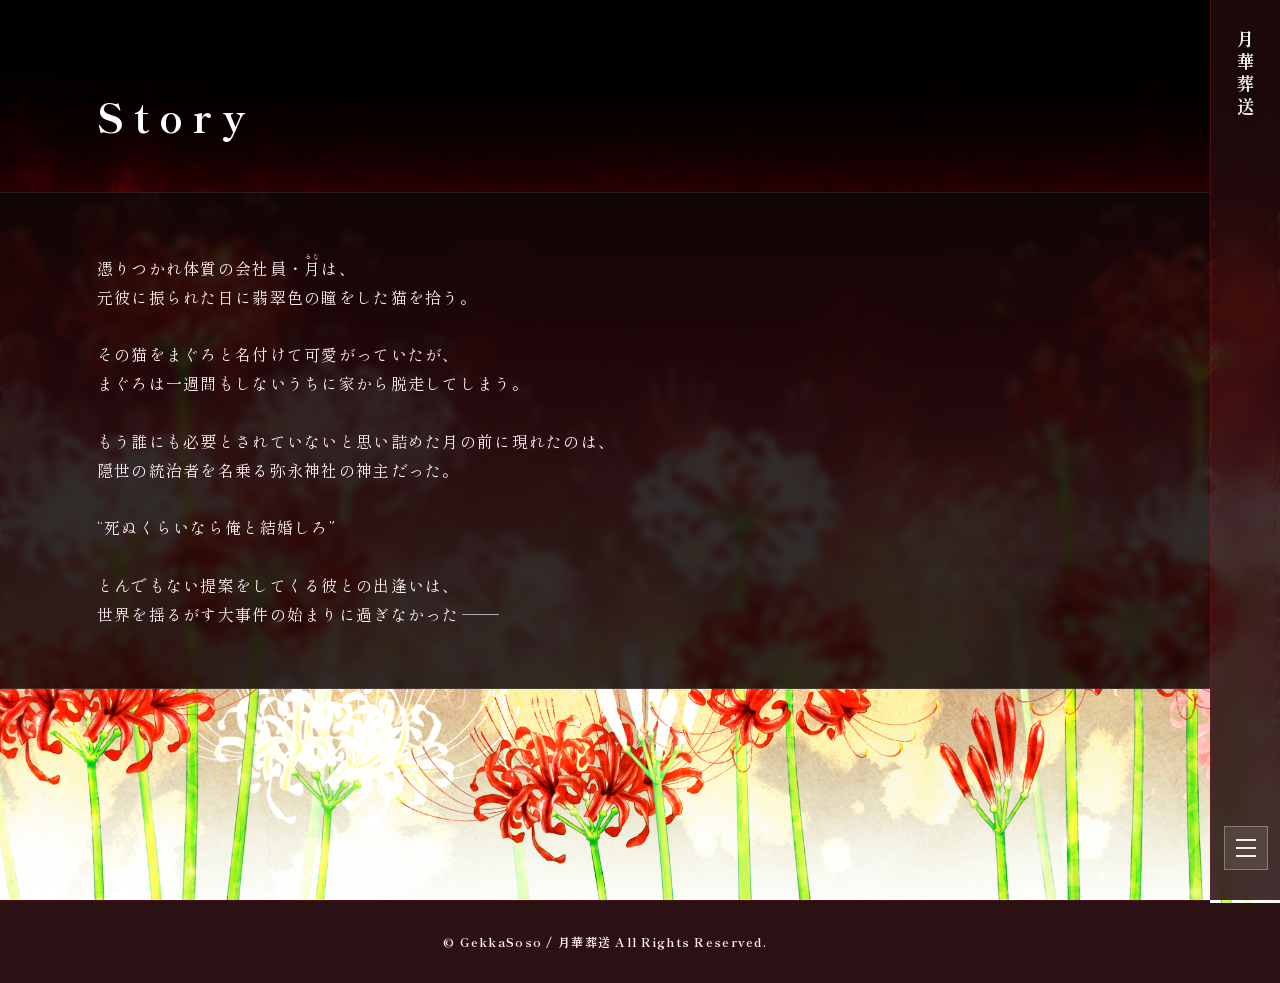
<file: story.html>
<!DOCTYPE html>
<html lang="ja">
<head>
    <meta charset="UTF-8">
    <meta name="viewport" content="width=device-width, initial-scale=1.0">
    <title>Story｜月華葬送</title>

    <!-- Google Fonts（和風明朝体） -->
    <link rel="preconnect" href="https://fonts.googleapis.com">
    <link rel="preconnect" href="https://fonts.gstatic.com" crossorigin>
    <link href="https://fonts.googleapis.com/css2?family=Shippori+Mincho:wght@400;600;800&display=swap" rel="stylesheet">

    <!-- CSSの読み込み -->
    <link rel="stylesheet" href="style.css">

    <!-- JavaScriptの読み込み -->
    <script src="main.js" defer></script>
</head>
<body class="story-page">

    <!-- ヘッダー（トップページ共通） -->
    <header class="site-header">
        <div class="header-inner">
            <div class="site-logo">
                <a href="index.html">月華葬送</a>
            </div>
            <button class="menu-trigger" id="menuTrigger" aria-label="メニューを開く">
                <span></span>
                <span></span>
                <span></span>
            </button>
        </div>
    </header>

    <!-- 下層ページコンテンツ -->
    <main class="sub-container">
        <!-- 花びら舞い落ちエリア -->
        <div class="shooting-stars" aria-hidden="true"></div>

        <h1 class="page-title">Story</h1>

        <!-- 画面左右いっぱいに広がる黒帯エリア -->
        <div class="story-band">
            <article class="story-content">
                <p class="story-text">
                    憑りつかれ体質の会社員・<ruby>月<rt>るな</rt></ruby>は、<br>
                    元彼に振られた日に翡翠色の瞳をした猫を拾う。<br>
                    <br>
                    その猫をまぐろと名付けて可愛がっていたが、<br>
                    まぐろは一週間もしないうちに家から脱走してしまう。<br>
                    <br>
                    もう誰にも必要とされていないと思い詰めた月の前に現れたのは、<br>
                    隠世の統治者を名乗る弥永神社の神主だった。<br>
                    <br>
                    “死ぬくらいなら俺と結婚しろ”<br>
                    <br>
                    とんでもない提案をしてくる彼との出逢いは、<br>
                    世界を揺るがす大事件の始まりに過ぎなかった<span class="dash">—</span>
                </p>
            </article>
        </div>
    </main>

    <!-- メニュー・オーバーレイ -->
    <div class="menu-overlay" id="menuOverlay">
        <button class="menu-close-btn" id="menuCloseBtn" aria-label="閉じる"></button>

        <div class="menu-container">
            <div class="menu-columns">
                
                <!-- 左カラム -->
                <div class="menu-col">
                    <ul class="nav-list">
                        <li>
                            <a href="index.html" class="nav-main-title">Top</a>
                        </li>
                        <li>
                            <a href="news.html" class="nav-main-title">News</a>
                        </li>
                        <li>
                            <a href="story.html" class="nav-main-title">Story</a>
                        </li>
                        <li>
                            <a href="character.html" class="nav-main-title">Character</a>
                        </li>
                    </ul>
                </div>

                <!-- 右カラム -->
                <div class="menu-col">
                    <ul class="nav-list">
                        <li>
                            <a href="cast-staff.html" class="nav-main-title">Cast & Staff</a>
                        </li>
                        <li>
                            <a href="music-movie.html" class="nav-main-title">Music & Movie</a>
                        </li>
                        <li>
                            <a href="product.html" class="nav-main-title">Product</a>
                        </li>
                    </ul>

                    <!-- 公式SNS / リンクエリア -->
                    <div class="official-links">
                        <p class="links-title">Official Account</p>
                        <div class="sns-icons">
                            <a href="https://x.com/Gekka_info" target="_blank" rel="noopener">X (Twitter)</a>
                            <a href="https://www.youtube.com/@Gekka_info" target="_blank" rel="noopener">YouTube</a>
                        </div>
                    </div>
                </div>

            </div>
        </div>
    </div>

    <!-- フッター -->
    <footer class="site-footer">
        <p class="copyright">&copy; GekkaSoso / 月華葬送 All Rights Reserved.</p>
    </footer>

</body>
</html>
</file>
<file: style.css>
@charset "UTF-8";

/* ==========================================
   フォント読み込み（しっぽり明朝）
   ========================================== */
@import url('https://fonts.googleapis.com/css2?family=Shippori+Mincho:wght@400;500;600;700;800&display=swap');

/* ==========================================
   カラー・変数定義
   ========================================== */
:root {
  --text-dark-brown: #fff0f5;      
  --text-base: #fff0f5;            
  --bg-dark: #2b1113;
  --accent-red: #8b181b;
  --bright-red: #c9171e;
  --text-gold: #f5efe6;
  --text-sub: #a09590;
}

/* ==========================================
   基本設定
   ========================================== */
*, *::before, *::after {
  margin: 0;
  padding: 0;
  box-sizing: border-box;
}

html, body {
  width: 100%;
  overflow-x: hidden;
}

body {
  background-color: var(--bg-dark);
  color: var(--text-base);
  font-family: 'Shippori Mincho', 'Times New Roman', "Yu Mincho", "游明朝", serif;
  line-height: 1.8;
  letter-spacing: 0.08em;
}

a {
  color: inherit;
  text-decoration: none;
  transition: all 0.3s ease;
}

img {
  max-width: 100%;
  height: auto;
  display: block;
}

/* ==========================================
   ヘッダー（PC: 右側縦帯レイアウト）
   ========================================== */
.site-header {
  position: fixed;
  top: 0;
  right: 0;
  z-index: 100;
  width: 70px;
  height: 100vh;
  padding: 30px 0;
  background-color: rgba(35, 11, 13, 0.85);
  border-left: 1px solid rgba(139, 24, 27, 0.4);
  backdrop-filter: blur(8px);
}

.header-inner {
  display: flex;
  flex-direction: column;
  justify-content: space-between;
  align-items: center;
  height: 100%;
}

.site-logo a {
  color: var(--text-gold);
  font-size: 1.1rem;
  font-weight: 700;
  letter-spacing: 0.25em;
  writing-mode: vertical-rl;
  text-shadow: 0 0 10px rgba(0, 0, 0, 0.8);
}

.menu-trigger {
  display: flex;
  flex-direction: column;
  justify-content: center;
  align-items: center;
  gap: 6px;
  width: 44px;
  height: 44px;
  background: rgba(255, 255, 255, 0.1);
  border: 1px solid rgba(255, 255, 255, 0.3);
  cursor: pointer;
  transition: all 0.3s ease;
}

.menu-trigger:hover {
  background: var(--accent-red);
  border-color: #ffffff;
}

.menu-trigger span {
  display: block;
  width: 20px;
  height: 2px;
  background-color: var(--text-gold);
}

/* ==========================================
   メインビジュアル（PC版：左右分割レイアウト）
   ========================================== */
.top-main-visual {
  position: relative;
  display: flex;
  align-items: center;
  width: calc(100% - 70px);
  height: 100vh;
  background-color: var(--bg-dark); /* 無地の背景色 */
  overflow: hidden;
}

/* 左側半分：文字・ロゴエリア */
.mv-catch {
  position: relative;
  z-index: 2;
  width: 50%;
  height: 100%;
  padding: 0 5%;
  display: flex;
  flex-direction: column;
  justify-content: center;
  align-items: flex-start;
}

.catch-lead {
  color: var(--bright-red);
  font-size: 1.2rem;
  font-weight: 700;
  letter-spacing: 0.25em;
  margin-bottom: 8px;
}

.catch-title {
  margin-top: 20px;
  width: 100%;
}

.catch-title img {
  max-width: 100%;
  max-height: 200px;
  object-fit: contain;
}

/* 右側半分：メインビジュアル画像エリア */
.mv-image {
  width: 50%;
  height: 100%;
  display: flex;
  justify-content: center;
  align-items: center;
  overflow: hidden;
}

.mv-image img {
  width: 100%;
  height: 100%;
  object-fit: cover; /* エリアいっぱいに綺麗に表示（はみ出さず収めるなら contain に変更） */
  object-position: center;
}

.dash {
  display: inline-block;
  margin: 0 0.2em;
  white-space: nowrap;
  transform: scaleX(2.2);
  transform-origin: left;
}

/* ==========================================
   オーバーレイメニュー
   ========================================== */
.menu-overlay {
  position: fixed;
  top: 0;
  left: 0;
  z-index: 1000;
  display: flex;
  justify-content: center;
  align-items: center;
  width: 100%;
  height: 100vh;
  background: rgba(35, 11, 13, 0.96);
  backdrop-filter: blur(15px);
  opacity: 0;
  visibility: hidden;
  transition: all 0.4s cubic-bezier(0.16, 1, 0.3, 1);
}

.menu-overlay.active {
  opacity: 1;
  visibility: visible;
}

.menu-close-btn {
  position: absolute;
  top: 30px;
  right: 40px;
  z-index: 1100;
  width: 50px;
  height: 50px;
  background: transparent;
  border: none;
  cursor: pointer;
}

.menu-close-btn::before,
.menu-close-btn::after {
  content: '';
  position: absolute;
  top: 50%;
  left: 50%;
  width: 32px;
  height: 2px;
  background-color: var(--text-gold);
  transition: all 0.3s ease;
}

.menu-close-btn::before {
  transform: translate(-50%, -50%) rotate(45deg);
}

.menu-close-btn::after {
  transform: translate(-50%, -50%) rotate(-45deg);
}

.menu-close-btn:hover::before,
.menu-close-btn:hover::after {
  background-color: #aa2e22;
}

.menu-container {
  width: 85%;
  max-width: 950px;
  padding: 30px 0;
}

.menu-columns {
  display: flex;
  justify-content: space-between;
  gap: 60px;
}

.menu-col {
  flex: 1;
}

.nav-list {
  display: flex;
  flex-direction: column;
  gap: 26px;
  list-style: none;
}

.nav-list li {
  display: flex;
  align-items: baseline;
  gap: 16px;
  padding-bottom: 8px;
  border-bottom: 1px solid rgba(255, 255, 255, 0.15);
}

.nav-main-title {
  color: var(--text-gold);
  font-size: 1.5rem;
  font-weight: 700;
  letter-spacing: 0.18em;
}

.nav-main-title:hover {
  color: #aa2e22;
  transform: translateX(6px);
}

.nav-sub-desc {
  color: #a89f91;
  font-size: 0.75rem;
  letter-spacing: 0.05em;
}

.official-links {
  padding-top: 18px;
}

.links-title {
  color: var(--text-gold);
  font-size: 0.85rem;
  letter-spacing: 0.1em;
  margin-bottom: 10px;
}

.sns-icons {
  display: flex;
  gap: 16px;
}

.sns-icons a {
  color: var(--text-gold);
  font-size: 0.8rem;
  padding: 5px 14px;
  border: 1px solid rgba(255, 255, 255, 0.3);
}

.sns-icons a:hover {
  color: #fff;
  background: #aa2e22;
  border-color: #aa2e22;
}

/* ==========================================
   ニュースセクション / 各種共通帯
   ========================================== */
.news-section {
  position: relative;
  z-index: 2;
  width: calc(100% - 70px);
  min-height: 60vh;
  margin-bottom: 60px;
  padding: 80px 8%;
  background-color: var(--bg-dark);
}

.section-title {
  position: relative;
  display: inline-block;
  color: var(--text-gold);
  font-size: 2rem;
  letter-spacing: 0.2em;
  margin-bottom: 40px;
}

.section-title::after {
  content: '';
  display: block;
  width: 40px;
  height: 2px;
  margin-top: 8px;
  background-color: var(--bright-red);
}

.news-list {
  max-width: 900px;
  margin: 0%;
  list-style: none;
}

.news-item {
  border-bottom: 1px dashed rgba(255, 255, 255, 0.15);
}

.news-item a {
  display: flex;
  align-items: baseline;
  gap: 20px;
  padding: 18px 10px;
  color: var(--text-base);
}

.news-item a:hover {
  padding-left: 18px;
  background: rgba(255, 255, 255, 0.03);
}

.news-date {
  color: #a89f91;
  font-size: 0.85rem;
  flex-shrink: 0;
}

.news-category {
  width: 80px;
  padding: 2px 0;
  color: var(--bright-red);
  font-size: 0.75rem;
  text-align: center;
  border: 1px solid var(--bright-red);
  border-radius: 2px;
  flex-shrink: 0;
}

.news-title-text {
  font-size: 0.95rem;
  line-height: 1.6;
}

/* 共通背景（下層ページ用） */
.news-page,
.news-detail-page,
.character-page,
.cast-staff-page,
.mm-page,
.product-page {
  background: #0d0608 url('back.png') no-repeat center center / cover fixed;
  color: #e5e5e5;
  min-height: 100vh;
}

body.story-page {
  background: var(--bg-dark) url('back.png') no-repeat center center / cover fixed;
}

/* 横幅いっぱいの黒帯 */
.news-band,
.article-band,
.story-band,
.chara-band,
.cs-band,
.mm-band,
.product-band {
  width: 100%;
  background: rgba(13, 6, 8, 0.85);
  backdrop-filter: blur(4px);
  border-top: 1px solid rgba(255, 255, 255, 0.1);
  border-bottom: 1px solid rgba(255, 255, 255, 0.1);
  padding: 60px 8%;
  margin-top: 30px;
}

.article-container,
.cs-container,
.mm-container,
.product-container,
.chara-display-area {
  max-width: 900px;
  margin: 0 auto;
  padding: 0 25px;
}

.sub-container {
  width: calc(100% - 70px);
  min-height: 100vh;
  padding: 80px 0;
  margin-left: 0;
  margin-right: 70px;
}

.page-title {
  color: #ffffff;
  font-size: 2.5rem;
  font-weight: bold;
  letter-spacing: 0.25em;
  text-align: left;
  padding-left: 8%;
  margin-bottom: 40px;
}

/* 記事詳細 */
.article-header {
  border-bottom: 1px solid rgba(255, 255, 255, 0.15);
  padding-bottom: 25px;
  margin-bottom: 35px;
}

.article-meta {
  display: flex;
  align-items: center;
  gap: 15px;
  margin-bottom: 12px;
}

.article-date {
  font-size: 0.9rem;
  color: var(--text-sub);
}

.article-category {
  font-size: 0.75rem;
  background: var(--accent-red);
  color: #ffffff;
  padding: 2px 10px;
  border-radius: 2px;
}

.article-title {
  font-size: 1.6rem;
  font-weight: 600;
  line-height: 1.5;
  color: var(--text-gold);
}

.article-body {
  line-height: 1.9;
  font-size: 1rem;
  color: #dcd3ce;
}

.article-body p {
  margin-bottom: 1.8em;
}

.article-body h3 {
  font-size: 1.25rem;
  color: var(--text-gold);
  border-left: 3px solid var(--accent-red);
  padding-left: 12px;
  margin: 40px 0 20px 0;
}

.article-footer {
  margin-top: 50px;
  text-align: center;
}

.back-btn {
  display: inline-block;
  padding: 10px 40px;
  border: 1px solid rgba(255, 255, 255, 0.3);
  color: var(--text-gold);
  font-size: 0.9rem;
}

.back-btn:hover {
  background: var(--accent-red);
  border-color: var(--accent-red);
  color: #ffffff;
}

/* ==========================================
   Character ページ
   ========================================== */
.chara-hex-nav {
  display: flex;
  flex-direction: column;
  align-items: center;
  gap: -15px;
  margin-bottom: 20px;
  z-index: 10;
  position: relative;
}

.hex-row {
  display: flex;
  justify-content: center;
  gap: 12px;
}

.hex-row.shift {
  margin-top: -18px;
}

.hex-item {
  width: 75px;
  height: 85px;
  background: var(--accent-red);
  clip-path: polygon(50% 0%, 100% 25%, 100% 75%, 50% 100%, 0% 75%, 0% 25%);
  border: none;
  padding: 2px;
  cursor: pointer;
  transition: transform 0.3s ease, filter 0.3s ease;
}

.hex-item:hover {
  transform: scale(1.08);
  filter: brightness(1.2);
}

.hex-item.active {
  background: var(--text-gold);
  transform: scale(1.1);
  box-shadow: 0 0 15px rgba(245, 239, 230, 0.6);
}

.hex-inner {
  width: 100%;
  height: 100%;
  background: #14080a;
  clip-path: polygon(50% 0%, 100% 25%, 100% 75%, 50% 100%, 0% 75%, 0% 25%);
  display: flex;
  align-items: center;
  justify-content: center;
  position: relative;
  overflow: hidden;
}

.hex-inner img {
  width: 100%;
  height: 100%;
  object-fit: cover;
  opacity: 0.7;
  transition: opacity 0.3s ease;
}

.hex-item.active .hex-inner img,
.hex-item:hover .hex-inner img {
  opacity: 1;
}

.hex-name {
  position: absolute;
  font-size: 0.8rem;
  color: var(--text-gold);
  text-shadow: 0 1px 4px #000;
}

.chara-card {
  display: none;
  grid-template-columns: 320px 1fr;
  gap: 40px;
  align-items: center;
  opacity: 0;
  transition: opacity 0.4s ease;
}

.chara-card.active {
  display: grid;
  opacity: 1;
}

.chara-visual img {
  max-height: 480px;
  object-fit: contain;
  filter: drop-shadow(0 10px 15px rgba(0,0,0,0.5));
}

.chara-name {
  font-size: 2rem;
  color: var(--text-gold);
  margin-bottom: 15px;
}

.chara-cv {
  font-size: 0.9rem;
  margin-left: 15px;
  color: var(--text-sub);
}

.chara-profile {
  border-top: 1px solid rgba(255, 255, 255, 0.1);
  border-bottom: 1px solid rgba(255, 255, 255, 0.1);
  padding: 10px 0;
  margin-bottom: 20px;
  font-size: 0.9rem;
}

.profile-item {
  margin: 4px 0;
  color: #c5bbb5;
}

.chara-desc {
  line-height: 1.8;
  color: #dcd3ce;
  font-size: 0.95rem;
  margin-bottom: 25px;
}

.chara-quote {
  border-left: 2px solid var(--accent-red);
  padding-left: 15px;
  color: var(--text-gold);
  font-size: 1.05rem;
  font-style: italic;
}

/* ==========================================
   Cast & Staff ページ（アコーディオン）
   ========================================== */
.cs-section {
  margin-bottom: 50px;
}

.cs-section-title {
  font-size: 1.5rem;
  color: var(--text-gold);
  border-bottom: 1px solid rgba(255, 255, 255, 0.2);
  padding-bottom: 10px;
  margin-bottom: 20px;
}

.accordion-group {
  display: flex;
  flex-direction: column;
  gap: 12px;
}

.accordion-item {
  border: 1px solid rgba(255, 255, 255, 0.12);
  background: rgba(255, 255, 255, 0.02);
  transition: background 0.3s ease, border-color 0.3s ease;
}

.accordion-header {
  width: 100%;
  background: transparent;
  border: none;
  padding: 18px 20px;
  display: flex;
  align-items: center;
  justify-content: space-between;
  text-align: left;
  cursor: pointer;
  color: var(--text-gold);
  font-family: inherit;
}

.cs-role {
  font-size: 0.85rem;
  color: #ffc0cb;
  font-weight: 600;
  width: 180px;
  flex-shrink: 0;
}

.cs-name {
  font-size: 1.1rem;
  flex-grow: 1;
}

.cs-name small {
  font-size: 0.85rem;
  color: var(--text-sub);
  margin-left: 8px;
}

.accordion-icon {
  position: relative;
  width: 16px;
  height: 16px;
  flex-shrink: 0;
  margin-left: 15px;
}

.accordion-icon::before,
.accordion-icon::after {
  content: '';
  position: absolute;
  background-color: var(--text-gold);
  top: 50%;
  left: 50%;
  transform: translate(-50%, -50%);
  transition: transform 0.3s ease;
}

.accordion-icon::before {
  width: 14px;
  height: 2px;
}

.accordion-icon::after {
  width: 2px;
  height: 14px;
}

.accordion-item.active .accordion-icon::after {
  transform: translate(-50%, -50%) rotate(90deg);
}

.accordion-item.active {
  border-color: var(--accent-red);
}

.accordion-content {
  display: grid;
  grid-template-rows: 0fr;
  transition: grid-template-rows 0.35s ease-out;
}

.accordion-item.active .accordion-content {
  grid-template-rows: 1fr;
}

.accordion-inner {
  overflow: hidden;
  padding: 0 20px;
}

.accordion-item.active .accordion-inner {
  padding: 10px 20px 20px 20px;
  border-top: 1px dashed rgba(255, 255, 255, 0.1);
}

.cs-profile {
  font-size: 0.9rem;
  color: var(--text-sub);
  margin-bottom: 12px;
}

.cs-comment {
  font-size: 0.95rem;
  color: #dcd3ce;
  background: rgba(0, 0, 0, 0.2);
  padding: 15px 18px;
  border-left: 2px solid var(--accent-red);
}

/* ==========================================
   Music & Movie / Product
   ========================================== */
.mm-list, .product-container {
  display: flex;
  flex-direction: column;
  gap: 40px;
}

.mm-item, .product-item {
  display: grid;
  gap: 35px;
  background: rgba(255, 255, 255, 0.02);
  border: 1px solid rgba(255, 255, 255, 0.08);
  padding: 25px;
}

.mm-item {
  grid-template-columns: 280px 1fr;
}

.product-item {
  grid-template-columns: 300px 1fr;
}

.jacket-thumb, .package-frame {
  width: 100%;
  background: #14080a;
  border: 1px solid rgba(255, 255, 255, 0.15);
  box-shadow: 0 8px 20px rgba(0, 0, 0, 0.5);
  overflow: hidden;
}

.jacket-thumb { aspect-ratio: 1 / 1; }
.package-frame { aspect-ratio: 3 / 4; position: relative; }

.product-badge {
  position: absolute;
  top: 10px;
  left: 10px;
  background: var(--accent-red);
  color: #ffffff;
  font-size: 0.75rem;
  font-weight: 600;
  padding: 3px 10px;
}

.mm-category, .product-category {
  font-size: 0.75rem;
  color: #ffc0cb;
  font-weight: 600;
  letter-spacing: 0.1em;
  text-transform: uppercase;
  margin-bottom: 6px;
}

.mm-item-title, .product-title {
  font-size: 1.35rem;
  color: var(--text-gold);
  line-height: 1.4;
  margin-bottom: 12px;
}

.product-spec {
  width: 100%;
  border-collapse: collapse;
  margin-bottom: 20px;
  font-size: 0.9rem;
}

.product-spec th, .product-spec td {
  padding: 8px 12px;
  border-bottom: 1px solid rgba(255, 255, 255, 0.08);
}

.product-spec th {
  width: 110px;
  color: var(--text-sub);
  text-align: left;
  background: rgba(255, 255, 255, 0.02);
}

.product-links {
  display: flex;
  flex-wrap: wrap;
  gap: 12px;
}

.buy-btn {
  display: inline-block;
  padding: 10px 24px;
  font-size: 0.85rem;
  border: 1px solid rgba(255, 255, 255, 0.25);
  color: var(--text-gold);
  background: rgba(255, 255, 255, 0.05);
}

.buy-btn:hover {
  background: var(--accent-red);
  border-color: var(--accent-red);
  color: #ffffff;
}

/* ==========================================
   YouTube動画埋め込み対応
   ========================================== */
.video-container {
  position: relative;
  width: 100%;
  padding-top: 56.25%; /* 16:9 のアスペクト比を維持 */
  margin: 20px 0;
  background-color: #000;
}

.video-container iframe {
  position: absolute;
  top: 0;
  left: 0;
  width: 100%;
  height: 100%;
  border: none;
}

/* ==========================================
   ルビ・花びらアニメーション
   ========================================== */
ruby { font-size-adjust: none; }
rt, .chara-ruby { color: #ffc0cb; }
rt { font-size: 0.40em; }
.chara-ruby { font-size: 0.6rem; margin-bottom: -10px; }

.shooting-stars {
  position: absolute;
  top: 0;
  left: 0;
  z-index: 1;
  width: 100%;
  height: 100%;
  overflow: hidden;
  pointer-events: none;
}

.petal-wrapper {
  position: absolute;
  top: -10%;
  animation: fall-y linear forwards;
}

.petal {
  display: block;
  width: 22px;
  animation: sway-and-rotate ease-in-out infinite alternate;
}

@keyframes fall-y {
  0% { transform: translateY(0); opacity: 0; }
  10% { opacity: 0.9; }
  90% { opacity: 0.9; }
  100% { transform: translateY(115vh); opacity: 0; }
}

@keyframes sway-and-rotate {
  0% { transform: translateX(-40px) rotate(-30deg); }
  100% { transform: translateX(40px) rotate(35deg); }
}

/* ==========================================
   フッター
   ========================================== */
.site-footer {
  z-index: 10;
  width: calc(100% - 70px);
  padding: 30px 20px;
  color: var(--text-dark-brown);
  font-size: 0.75rem;
  font-weight: 700;
  text-align: center;
  background: var(--bg-dark);
  border-top: 1px solid rgba(139, 24, 27, 0.3);
}

/* ==========================================
   レスポンシブ統合 (タブレット・スマホ対応)
   ========================================== */
@media (max-width: 850px) {
  /* 固定ヘッダーの横移動 */
  .site-header {
    width: 100%;
    height: 80px;
    padding: 10px 20px;
    border-left: none;
    border-bottom: 1px solid rgba(139, 24, 27, 0.35);
  }

  .header-inner {
    flex-direction: row;
  }

  .site-logo a {
    font-size: 1.2rem;
    writing-mode: horizontal-tb;
  }

  /* コンテンツ全幅化 */
  .top-main-visual,
  .news-section,
  .sub-container,
  .site-footer {
    width: 100%;
  }

  /* --- スマホ用メインビジュアル調整 --- */
  .top-main-visual {
    height: auto;
    margin-top: 60px;
    padding: 20px 0px 10px;
    background-image: none; /* スマホでは背景画像を削除 */
    display: flex;
    flex-direction: column-reverse;
    justify-content: flex-start;
    align-items: center;
    gap: 30px;
  }

/* 上のメイン画像エリア：画面幅いっぱいに拡大 */
  .mv-image {
    width: 100%; /* 横幅100%に指定 */
    height: auto;
  }

  .mv-image img {
    width: 100%;
    height: auto;
    object-fit: cover;
  }

/* テキスト・ロゴエリア：両端に余白を設ける */
  .mv-catch {
    width: 100%;
    max-width: 100%;
    padding: 0 20px; /* 画像以外のテキスト・ロゴ部分だけに余白をつける */
    text-align: center;
    align-items: center;
  }

  .catch-title {
    margin-top: 0;
  }

  .catch-title img {
    max-width: 100%;
    height: auto;
    margin: 30px auto;
  }

  .catch-lead {
    margin-top: 20px;
    font-size: 1rem;
  }

  /* メニュー */
  .menu-columns {
    flex-direction: column;
    gap: 20px;
  }

  .nav-list {
    gap: 14px;
  }

  .nav-list li {
    flex-direction: column;
    align-items: flex-start;
    gap: 2px;
  }

  .nav-main-title {
    font-size: 1.2rem;
  }

  /* ニュースリスト折り返し */
  .news-section {
    padding: 60px 20px;
  }

  .news-item a {
    flex-direction: column;
    gap: 6px;
    padding: 14px 5px;
  }

  .news-item a:hover {
    padding-left: 5px;
  }

  /* レイアウトの1カラム化 */
  .chara-card,
  .mm-item,
  .product-item {
    grid-template-columns: 1fr;
    gap: 20px;
  }

  .jacket-thumb,
  .package-frame {
    max-width: 260px;
    margin: 0 auto;
  }

  .page-title {
    margin-top: 20px;
    padding-left: 20px;
    font-size: 1.8rem;
  }

  .story-band {
    padding: 40px 20px;
  }
}

@media (max-width: 600px) {
  .accordion-header {
    flex-direction: column;
    align-items: flex-start;
    gap: 6px;
    position: relative;
    padding-right: 40px;
  }

  .cs-role {
    width: 100%;
  }

  .accordion-icon {
    position: absolute;
    right: 15px;
    top: 22px;
  }

  .product-spec th {
    width: 90px;
    font-size: 0.85rem;
  }
}
</file>
